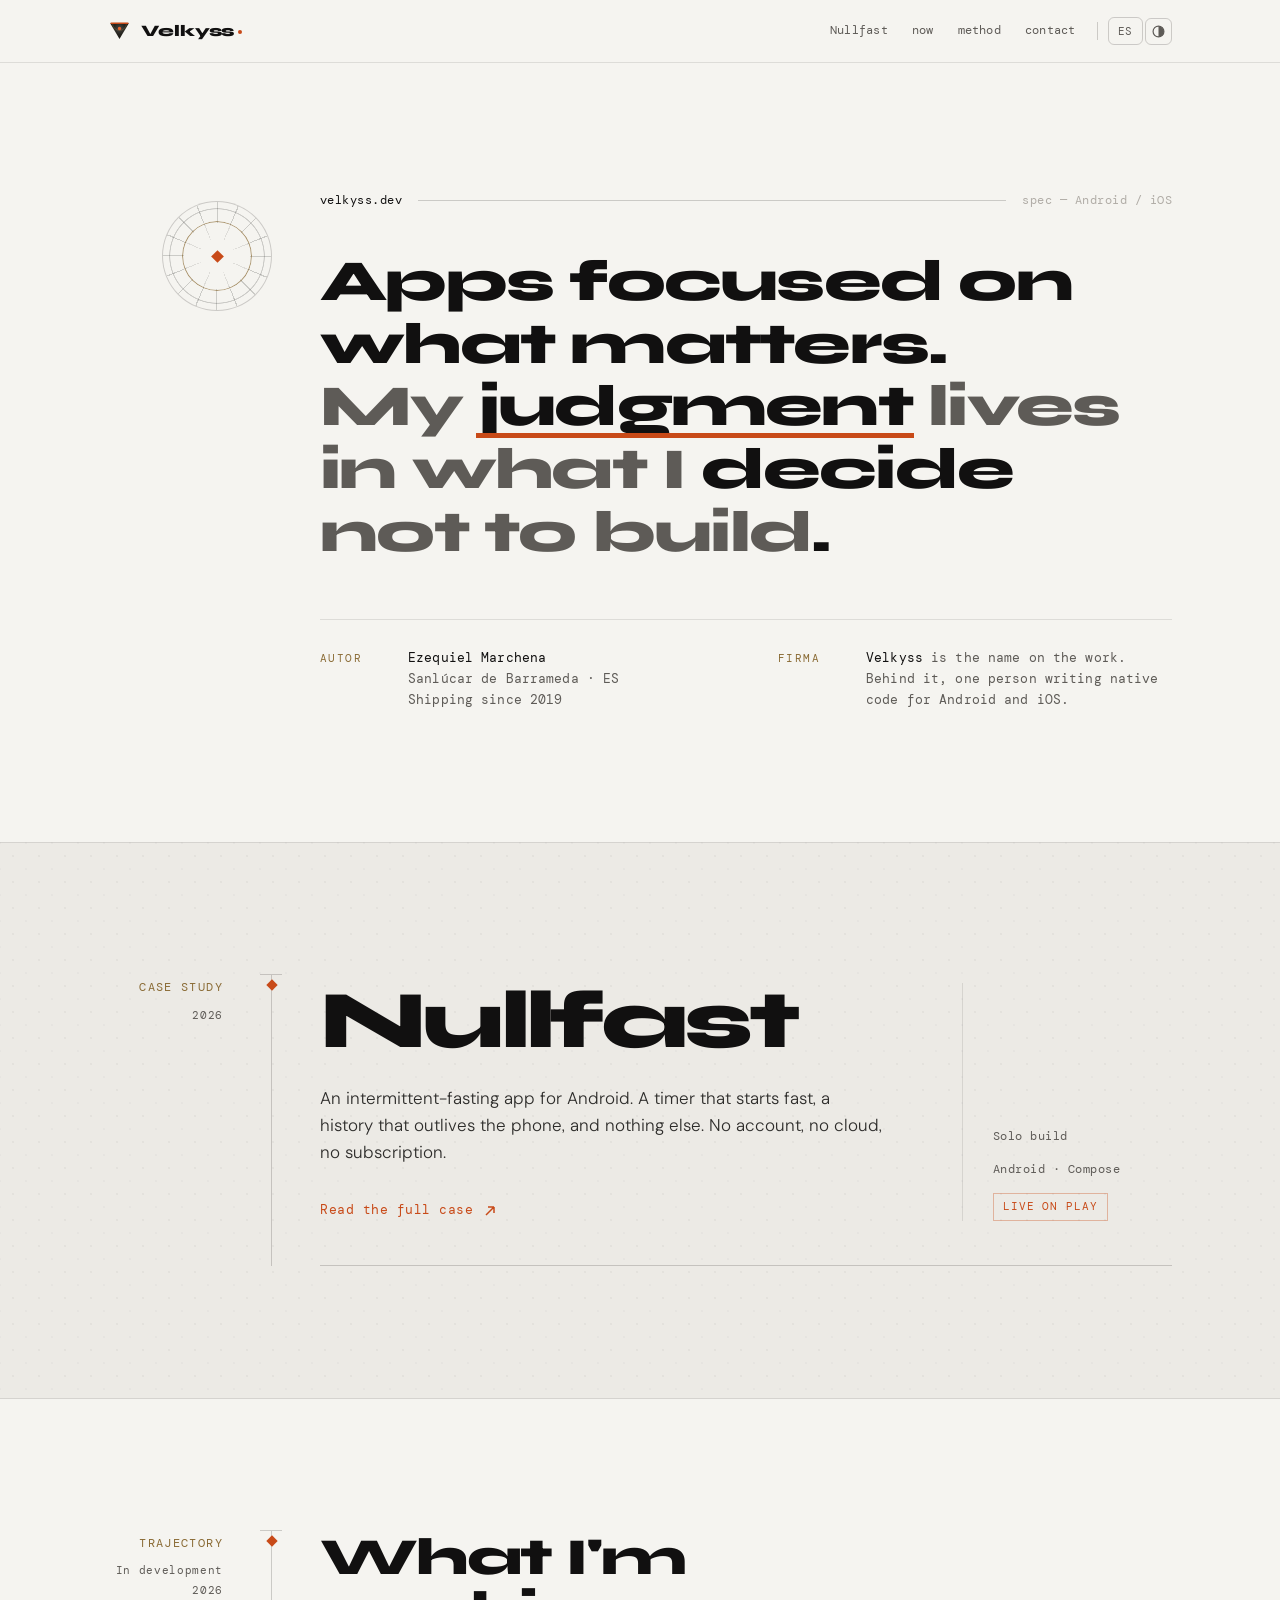
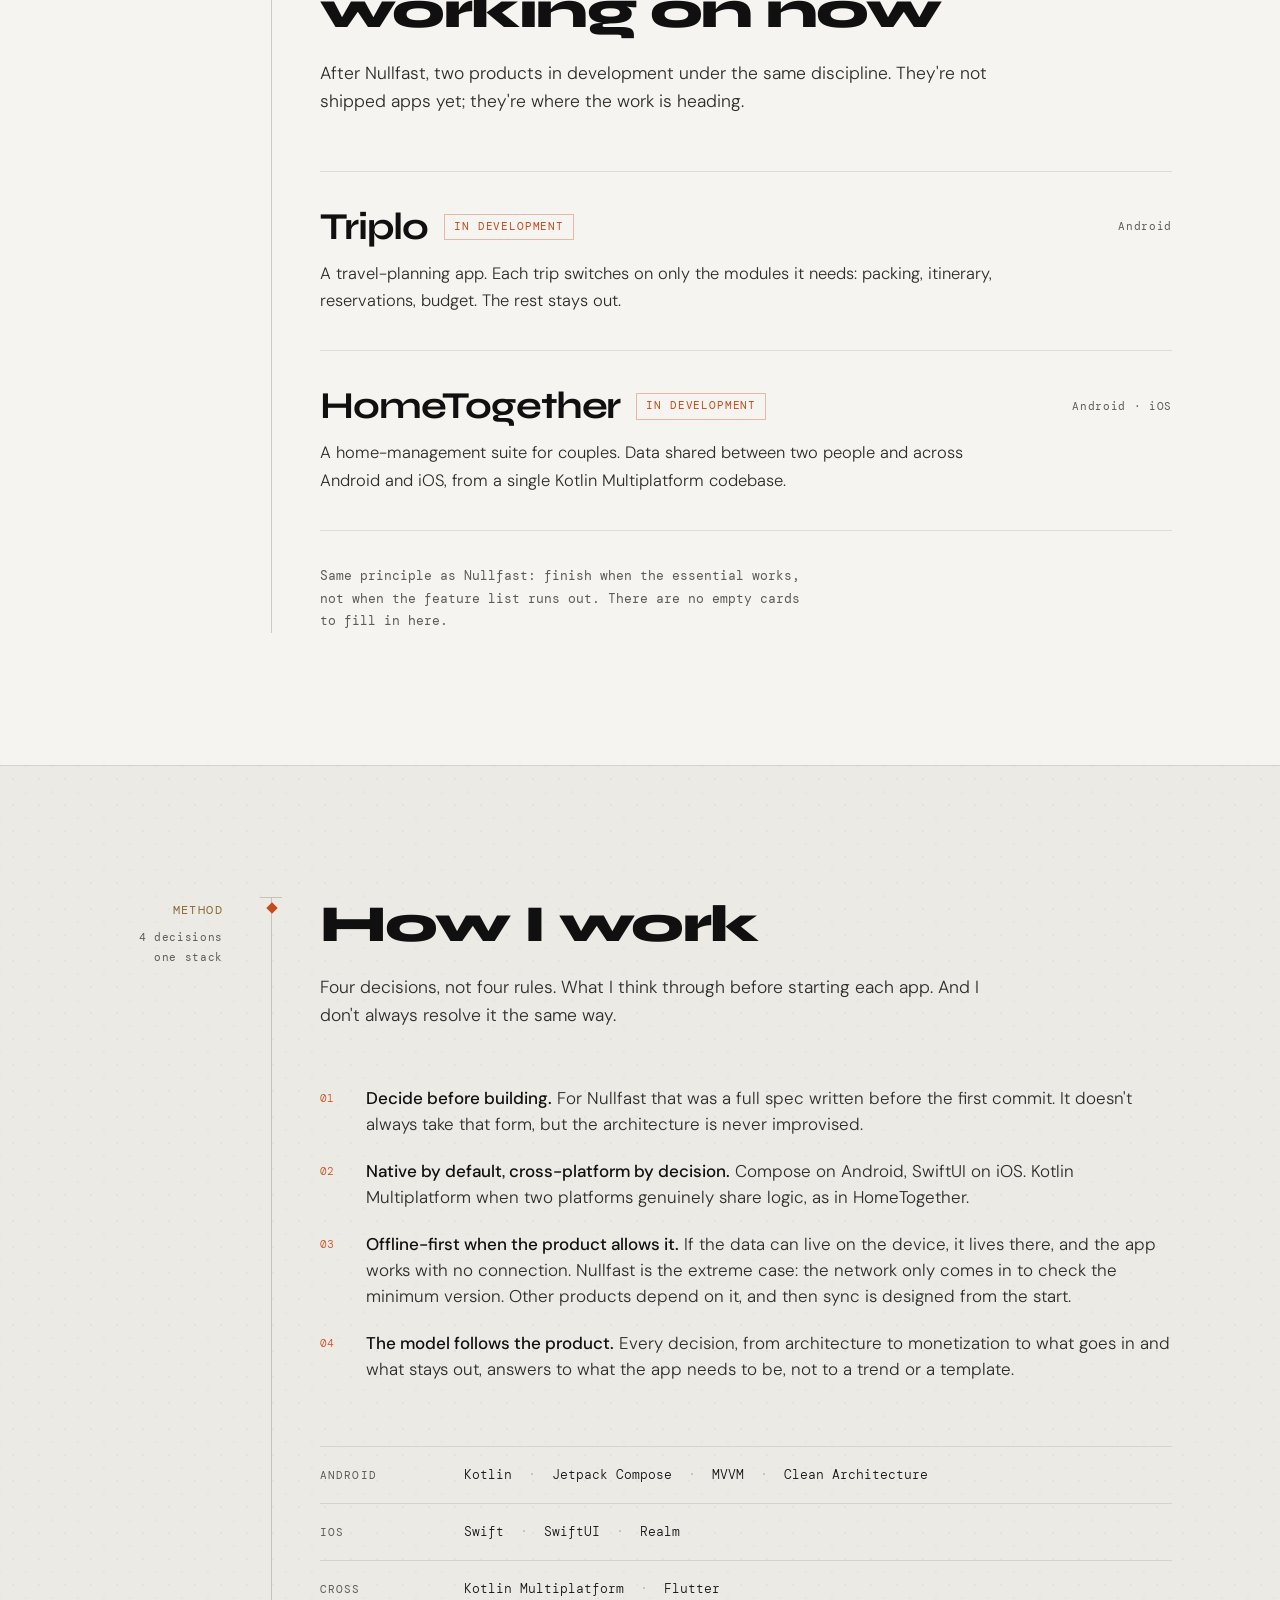
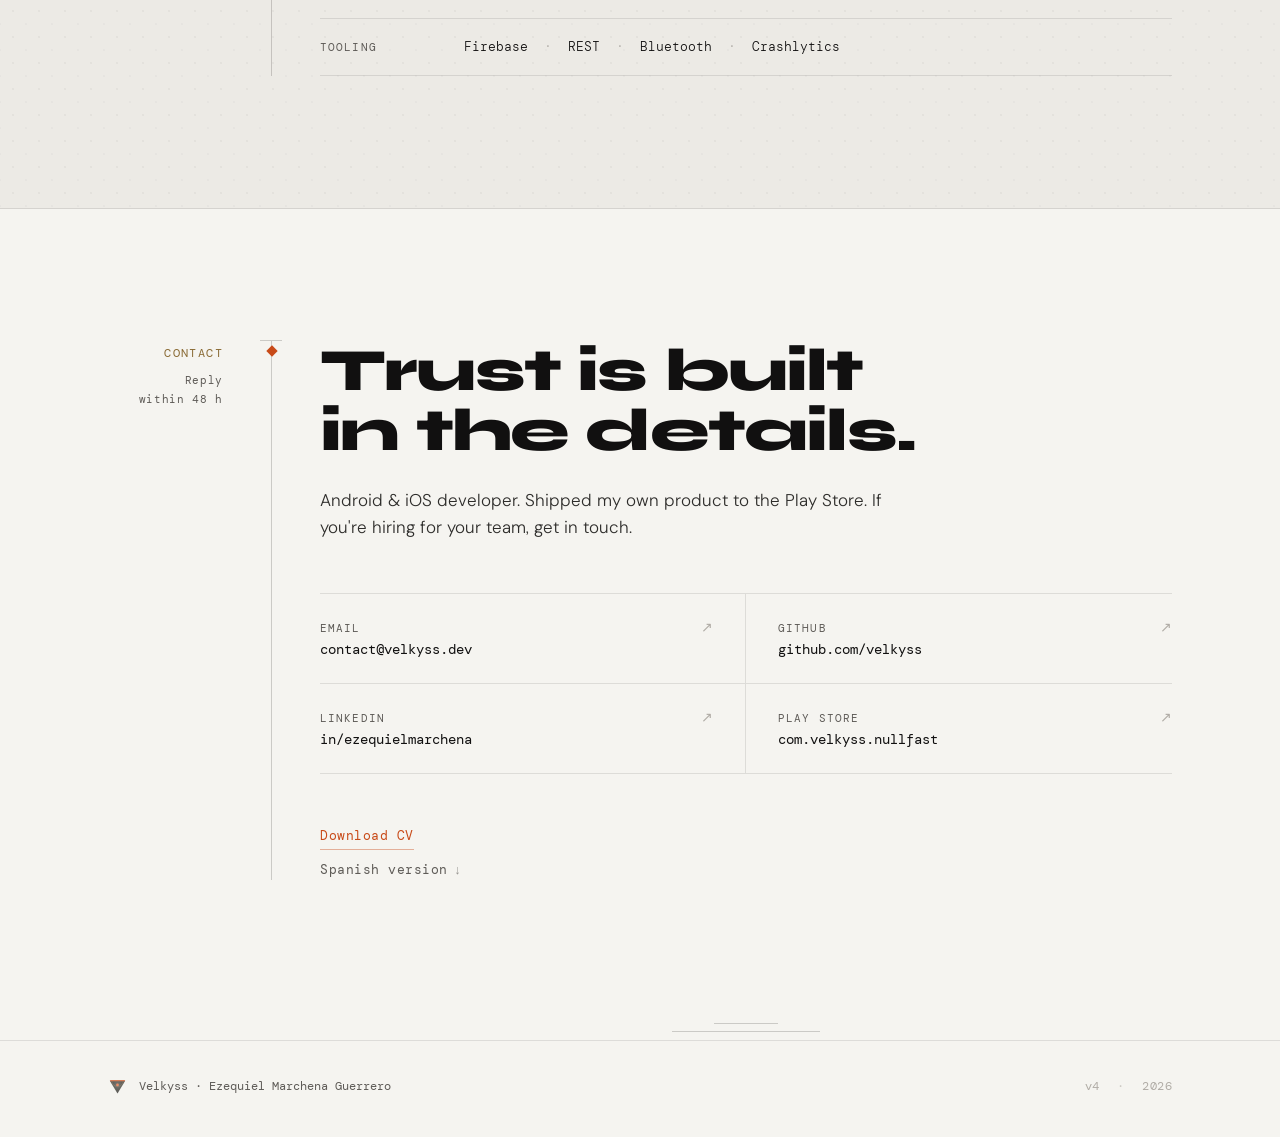
<file: index.html>
<!DOCTYPE html>
<html lang="es" data-theme="dark" data-lang="es">
<head>
<meta charset="UTF-8">
<meta name="viewport" content="width=device-width, initial-scale=1.0">
<meta name="theme-color" content="#0E0D0D" media="(prefers-color-scheme: dark)">
<meta name="theme-color" content="#F5F4F0" media="(prefers-color-scheme: light)">

<title>Velkyss · Ezequiel Marchena — Desarrollo Android e iOS</title>
<meta name="description" content="Velkyss es la marca de Ezequiel Marchena, desarrollador de apps nativas para Android e iOS. Productos enfocados, bien definidos y sostenibles.">
<meta name="author" content="Ezequiel Marchena">
<link rel="canonical" href="https://velkyss.dev/">

<meta property="og:type" content="website">
<meta property="og:url" content="https://velkyss.dev/">
<meta property="og:title" content="Velkyss · Ezequiel Marchena">
<meta property="og:description" content="Apps nativas para Android e iOS. Productos enfocados, bien definidos y sostenibles.">
<meta property="og:image" content="https://velkyss.dev/assets/og-image.png">

<meta name="twitter:card" content="summary_large_image">
<meta name="twitter:title" content="Velkyss · Ezequiel Marchena">
<meta name="twitter:description" content="Apps nativas para Android e iOS. Productos enfocados, bien definidos y sostenibles.">
<meta name="twitter:image" content="https://velkyss.dev/assets/og-image.png">

<link rel="icon" type="image/svg+xml" href="/assets/favicon.svg">

<link rel="preconnect" href="https://fonts.googleapis.com">
<link rel="preconnect" href="https://fonts.gstatic.com" crossorigin>
<link href="https://fonts.googleapis.com/css2?family=Syne:wght@700;800&family=DM+Sans:wght@300;400;500&family=DM+Mono:wght@300;400;500&display=swap" rel="stylesheet">

<link rel="stylesheet" href="/style.css">

<script type="application/ld+json">
{
  "@context": "https://schema.org",
  "@type": "Person",
  "name": "Ezequiel Marchena",
  "url": "https://velkyss.dev",
  "jobTitle": "Desarrollador de aplicaciones móviles",
  "knowsAbout": ["Android", "iOS", "Kotlin", "Jetpack Compose", "Swift", "Kotlin Multiplatform"],
  "address": {
    "@type": "PostalAddress",
    "addressLocality": "Sanlúcar de Barrameda",
    "addressCountry": "ES"
  },
  "sameAs": [
    "https://github.com/velkyss",
    "https://www.linkedin.com/in/ezequielmarchena/"
  ]
}
</script>
</head>
<body>

<nav class="top">
  <div class="container">
    <a class="brand" href="#top" aria-label="Velkyss">
      <img src="/assets/symbol.svg" alt="">
      <span>Velkyss<span class="dot"></span></span>
    </a>

    <div class="nav-end">
      <a class="nav-link" href="#nullfast"><span data-i18n="navCase">Nullfast</span></a>
      <a class="nav-link" href="#now"><span data-i18n="navNow">ahora</span></a>
      <a class="nav-link" href="#method"><span data-i18n="navMethod">método</span></a>
      <a class="nav-link" href="#contact"><span data-i18n="navContact">contacto</span></a>

      <div class="nav-sep"></div>

      <button class="nav-toggle" id="lang-toggle" aria-label="Cambiar idioma">EN</button>
      <button class="nav-toggle nav-toggle-icon" id="theme-toggle" aria-label="Cambiar tema">
        <svg viewBox="0 0 12 12" aria-hidden="true">
          <circle cx="6" cy="6" r="5" fill="none" stroke="currentColor" stroke-width="1.1"></circle>
          <path d="M6 1 A5 5 0 0 1 6 11 Z" fill="currentColor"></path>
        </svg>
      </button>

      <button class="nav-burger" id="nav-burger" aria-label="Abrir menú" aria-expanded="false">
        <span></span><span></span><span></span>
      </button>
    </div>
  </div>

  <div class="nav-mobile" id="nav-mobile">
    <a href="#nullfast"><span data-i18n="navCase">Nullfast</span></a>
    <a href="#now"><span data-i18n="navNow">ahora</span></a>
    <a href="#method"><span data-i18n="navMethod">método</span></a>
    <a href="#contact"><span data-i18n="navContact">contacto</span></a>
  </div>
</nav>

<span id="top"></span>

<!-- ═══════════════ HERO ═══════════════ -->
<header class="hero">
  <div class="container hero-grid">
    <div class="hero-rail" aria-hidden="true">
      <div class="hero-rose"><span></span></div>
    </div>

    <div class="hero-body">
    <div class="hero-stamp">
      <span class="hero-stamp-k">velkyss.dev</span>
      <span class="hero-stamp-line"></span>
      <span class="hero-stamp-v">spec — Android / iOS</span>
    </div>

    <h1 class="hero-statement" data-i18n-html="heroStatement">
      Apps centradas en lo que importa.<br>
      <span class="soft">Mi</span> <span class="underline">criterio</span> <span class="soft">está en lo que</span> decido <span class="soft">no construir</span>.
    </h1>

    <dl class="hero-spec">
      <div class="hs-field">
        <dt>Autor</dt>
        <dd data-i18n-html="heroMetaR">
          <span class="who">Ezequiel Marchena</span><br>
          Sanlúcar de Barrameda · ES<br>
          Activo desde 2019
        </dd>
      </div>
      <div class="hs-field">
        <dt>Firma</dt>
        <dd data-i18n-html="heroMetaL">
          <strong>Velkyss</strong> es el nombre con el que firmo el trabajo.<br>
          Detrás hay una persona escribiendo código nativo para Android e iOS.
        </dd>
      </div>
    </dl>
    </div>
  </div>
</header>

<main class="flow">

<!-- ═══════════════ NULLFAST — TARJETA RESUMEN ═══════════════ -->
<section class="sec sec-band" id="nullfast">
  <div class="container sec-grid">
    <div class="sec-rail reveal">
      <span class="sec-field" data-i18n="projEyebrow">Caso de estudio</span>
      <span class="sec-meta">2026</span>
    </div>

    <div class="sec-body">
      <a class="case-card reveal" href="/projects/nullfast/">
        <div class="case-card-main">
          <h2 class="case-card-name">Nullfast</h2>
          <p class="case-card-summary" data-i18n="cardSummary">
            App de ayuno intermitente para Android. Un temporizador que arranca rápido, un historial que sobrevive al teléfono, y nada más. Sin cuenta, sin nube, sin suscripción.
          </p>
          <span class="case-card-cta">
            <span data-i18n="cardCta">Ver el caso completo</span>
            <svg viewBox="0 0 14 14" fill="none" stroke="currentColor" stroke-width="1.5" aria-hidden="true"><path d="M3 11L11 3 M11 3H5 M11 3V9"></path></svg>
          </span>
        </div>
        <div class="case-card-meta">
          <div class="ccm-row"><span class="ccm-k" data-i18n="cardMetaScope">Una persona</span></div>
          <div class="ccm-row"><span class="ccm-k" data-i18n="cardMetaPlatform">Android · Compose</span></div>
          <div class="ccm-row"><span class="ccm-status" data-i18n="cardMetaStatus">En Play Store</span></div>
        </div>
      </a>
    </div>
  </div>
</section>

<!-- ═══════════════ EN QUÉ TRABAJO AHORA ═══════════════ -->
<section class="sec" id="now">
  <div class="container sec-grid">
    <div class="sec-rail reveal">
      <span class="sec-field" data-i18n="nowLabel">Trayectoria</span>
      <span class="sec-meta" data-i18n-html="nowMeta">En desarrollo <br><span class="msep">· </span>2026</span>
    </div>

    <div class="sec-body">
      <h2 class="sec-title reveal" data-i18n="nowTitle">En qué trabajo ahora</h2>
      <p class="sec-lede reveal" data-i18n="nowIntro">
        Después de Nullfast, dos productos en desarrollo bajo la misma disciplina. No son apps publicadas todavía; son hacia dónde va el trabajo.
      </p>

      <div class="trajectory reveal-stagger">
        <article class="trajectory-item">
          <div class="trajectory-head">
            <h3 class="trajectory-name">Triplo</h3>
            <span class="trajectory-status" data-i18n="triploStatus">En desarrollo</span>
            <span class="trajectory-plat">Android</span>
          </div>
          <p class="trajectory-desc" data-i18n-html="triploDesc">
            App de planificación de viajes. Cada viaje activa solo los módulos que necesita: equipaje, itinerario, reservas, presupuesto. El resto, fuera.
          </p>
        </article>

        <article class="trajectory-item">
          <div class="trajectory-head">
            <h3 class="trajectory-name">HomeTogether</h3>
            <span class="trajectory-status" data-i18n="htStatus">En desarrollo</span>
            <span class="trajectory-plat">Android · iOS</span>
          </div>
          <p class="trajectory-desc" data-i18n-html="htDesc">
            Suite de gestión doméstica para parejas. Datos compartidos entre dos personas y entre Android e iOS, desde una sola base de código en Kotlin Multiplatform.
          </p>
        </article>
      </div>

      <p class="now-closing reveal" data-i18n="nowClosing">
        Mismo principio que Nullfast: terminar cuando lo esencial funciona, no cuando se agota la lista de funciones. No hay tarjetas vacías que rellenar aquí.
      </p>
    </div>
  </div>
</section>

<!-- ═══════════════ MÉTODO + STACK ═══════════════ -->
<section class="sec sec-band" id="method">
  <div class="container sec-grid">
    <div class="sec-rail reveal">
      <span class="sec-field" data-i18n="methodLabel">Método</span>
      <span class="sec-meta" data-i18n-html="methodMeta">4 decisiones <br><span class="msep">· </span>un stack</span>
    </div>

    <div class="sec-body">
      <h2 class="sec-title reveal" data-i18n="methodTitle">Cómo trabajo</h2>
      <p class="sec-lede reveal" data-i18n="methodLede">
        Cuatro decisiones, no cuatro reglas. Lo que pienso antes de empezar cada app. Y no siempre lo resuelvo de la misma manera.
      </p>

      <ul class="method-points reveal-stagger">
        <li><span class="n">01</span><span data-i18n-html="m1"><strong>Decidir antes de construir.</strong> En Nullfast fue una spec escrita entera antes del primer commit. No siempre toma esa forma, pero la arquitectura nunca se improvisa.</span></li>
        <li><span class="n">02</span><span data-i18n-html="m2"><strong>Nativo por defecto, cross-platform por decisión.</strong> Compose en Android, SwiftUI en iOS. Kotlin Multiplatform cuando hay dos plataformas que de verdad comparten lógica, como en HomeTogether.</span></li>
        <li><span class="n">03</span><span data-i18n-html="m3"><strong>Offline-first cuando el producto lo permite.</strong> Si los datos pueden vivir en el dispositivo, viven ahí, y la app funciona sin conexión. Nullfast es el caso extremo: la red solo entra para comprobar la versión mínima. Otros productos dependen de ella, y entonces la sincronización se diseña desde el principio.</span></li>
        <li><span class="n">04</span><span data-i18n-html="m4"><strong>El modelo sigue al producto.</strong> Cada decisión, desde la arquitectura hasta la monetización o qué entra y qué no, responde a lo que la app necesita ser, no a una moda ni a una plantilla.</span></li>
      </ul>

      <div class="stack-table reveal-stagger" aria-label="Stack">
        <div class="stack-row">
          <span class="role">Android</span>
          <span class="items">Kotlin <span class="sep">·</span> Jetpack Compose <span class="sep">·</span> MVVM <span class="sep">·</span> <span data-i18n="stackCleanArch">Clean Architecture</span></span>
        </div>
        <div class="stack-row">
          <span class="role">iOS</span>
          <span class="items">Swift <span class="sep">·</span> SwiftUI <span class="sep">·</span> Realm</span>
        </div>
        <div class="stack-row">
          <span class="role" data-i18n="stackCross">Cross</span>
          <span class="items">Kotlin Multiplatform <span class="sep">·</span> Flutter</span>
        </div>
        <div class="stack-row">
          <span class="role" data-i18n="stackTools">Herramientas</span>
          <span class="items">Firebase <span class="sep">·</span> REST <span class="sep">·</span> Bluetooth <span class="sep">·</span> Crashlytics</span>
        </div>
      </div>
    </div>
  </div>
</section>

<!-- ═══════════════ CONTACTO ═══════════════ -->
<section class="sec" id="contact">
  <div class="container sec-grid">
    <div class="sec-rail reveal">
      <span class="sec-field" data-i18n="contactLabel">Contacto</span>
      <span class="sec-meta" data-i18n-html="contactMeta">Respuesta <br>en 48 h</span>
    </div>

    <div class="sec-body">
      <h2 class="contact-title reveal" data-i18n-html="contactTitle">
        La confianza se construye en los detalles.
      </h2>
      <p class="contact-sub reveal" data-i18n="contactSub">
        Desarrollador Android e iOS. Producto propio en la Play Store. Si buscas a alguien para tu equipo, escríbeme.
      </p>

      <div class="contact-channels reveal-stagger">
        <a class="channel" href="mailto:contact@velkyss.dev">
          <span><span class="k">Email</span><br>contact@velkyss.dev</span>
          <span class="arrow">↗</span>
        </a>
        <a class="channel" href="https://github.com/velkyss" target="_blank" rel="noopener">
          <span><span class="k">GitHub</span><br>github.com/velkyss</span>
          <span class="arrow">↗</span>
        </a>
        <a class="channel" href="https://www.linkedin.com/in/ezequielmarchena/" target="_blank" rel="noopener">
          <span><span class="k">LinkedIn</span><br>in/ezequielmarchena</span>
          <span class="arrow">↗</span>
        </a>
        <a class="channel" href="https://play.google.com/store/apps/details?id=com.velkyss.nullfast" target="_blank" rel="noopener">
          <span><span class="k">Play Store</span><br>com.velkyss.nullfast</span>
          <span class="arrow">↗</span>
        </a>
      </div>

      <div class="cv-download">
        <a data-cv="primary" href="/cv/Ezequiel-Marchena-CV-ES.pdf" download class="result-link">
          <span data-i18n="cvDownload">Descargar CV</span>
        </a>
        <a data-cv="secondary" href="/cv/Ezequiel-Marchena-CV-EN.pdf" download class="cv-alt">
          <span data-i18n="cvOther">Versión en inglés</span>
          <span class="cv-alt__arrow" aria-hidden="true">↓</span>
        </a>
      </div>
    </div>
  </div>
</section>

</main>

<div class="threshold" aria-hidden="true"></div>

<!-- ═══════════════ FOOTER ═══════════════ -->
<footer>
  <div class="container">
    <div class="foot-l">
      <img src="/assets/symbol.svg" alt="">
      <span>Velkyss · Ezequiel Marchena Guerrero</span>
    </div>
    <div class="foot-r">
      <span>v4</span>
      <span class="sep">·</span>
      <span>2026</span>
    </div>
  </div>
</footer>

<script src="/strings.js"></script>
<script src="/i18n.js"></script>
<script src="/theme.js"></script>
<script src="/main.js"></script>
</body>
</html>
</file>
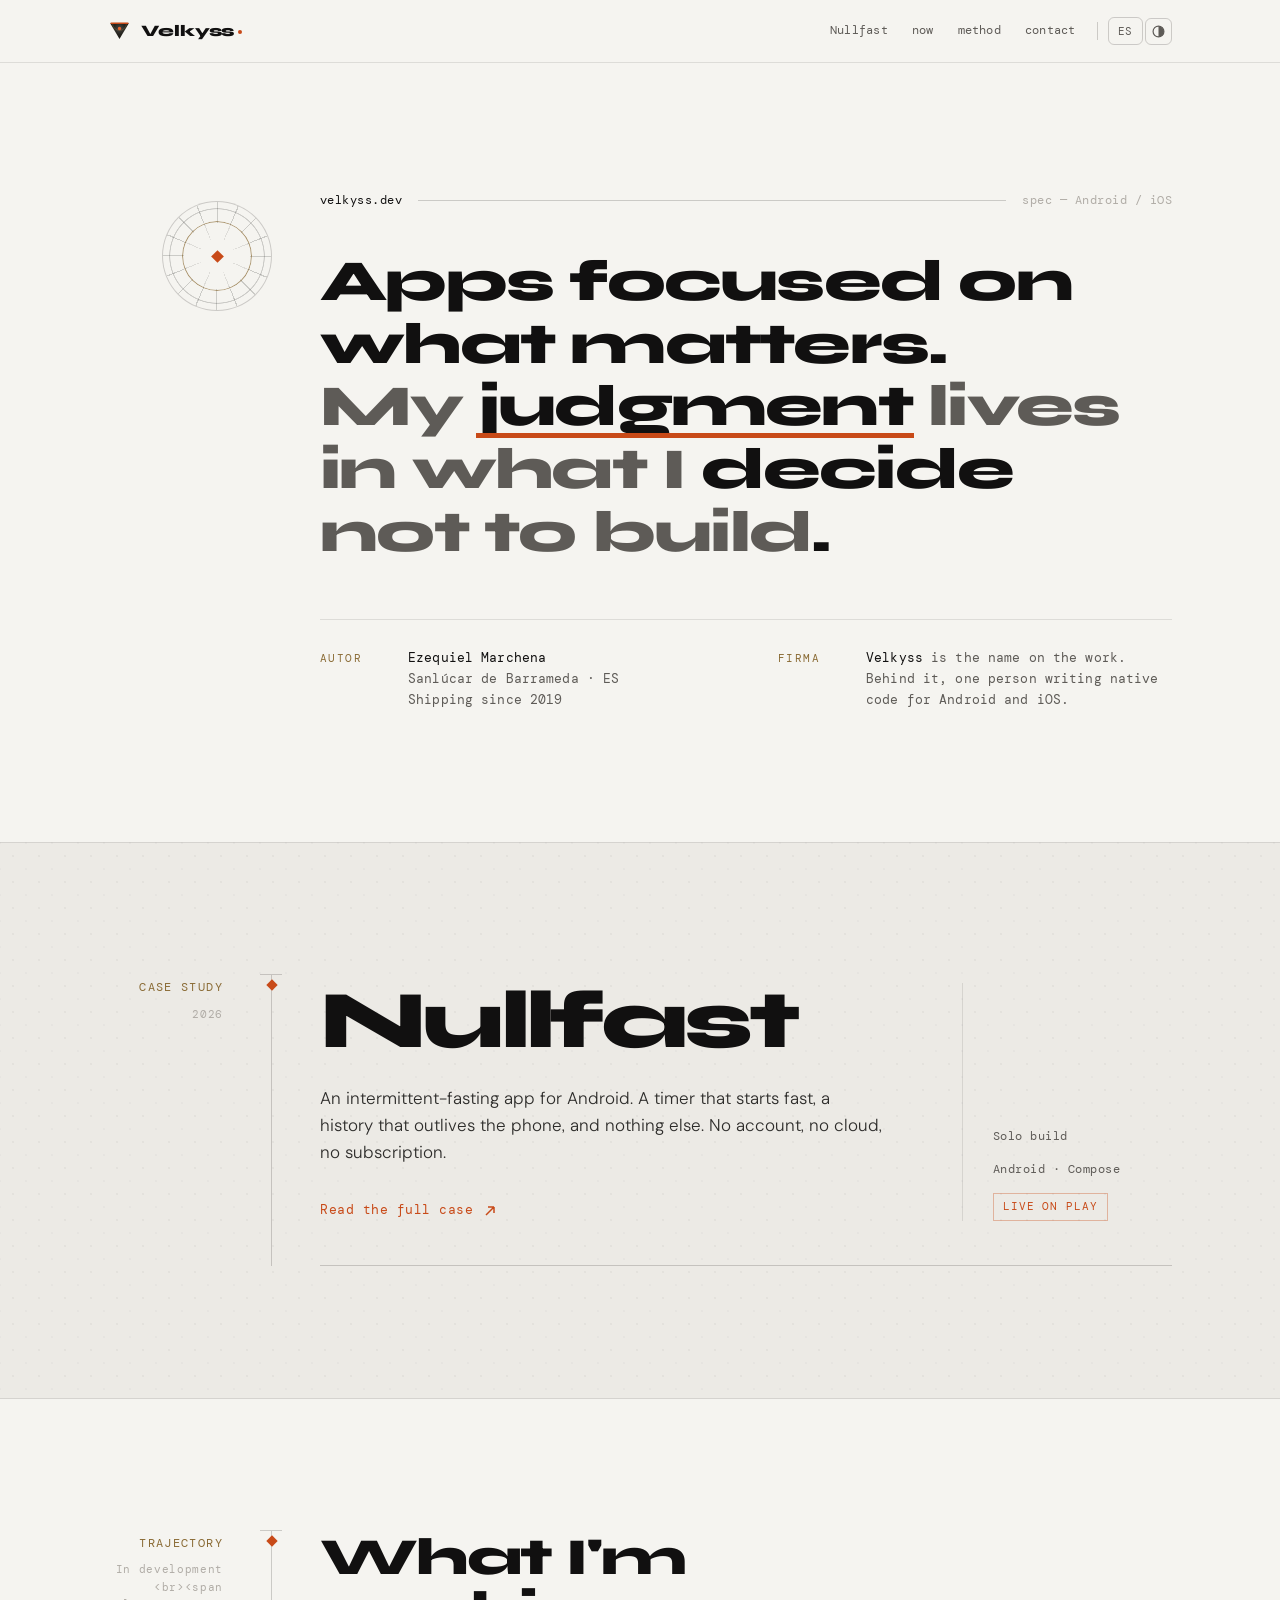
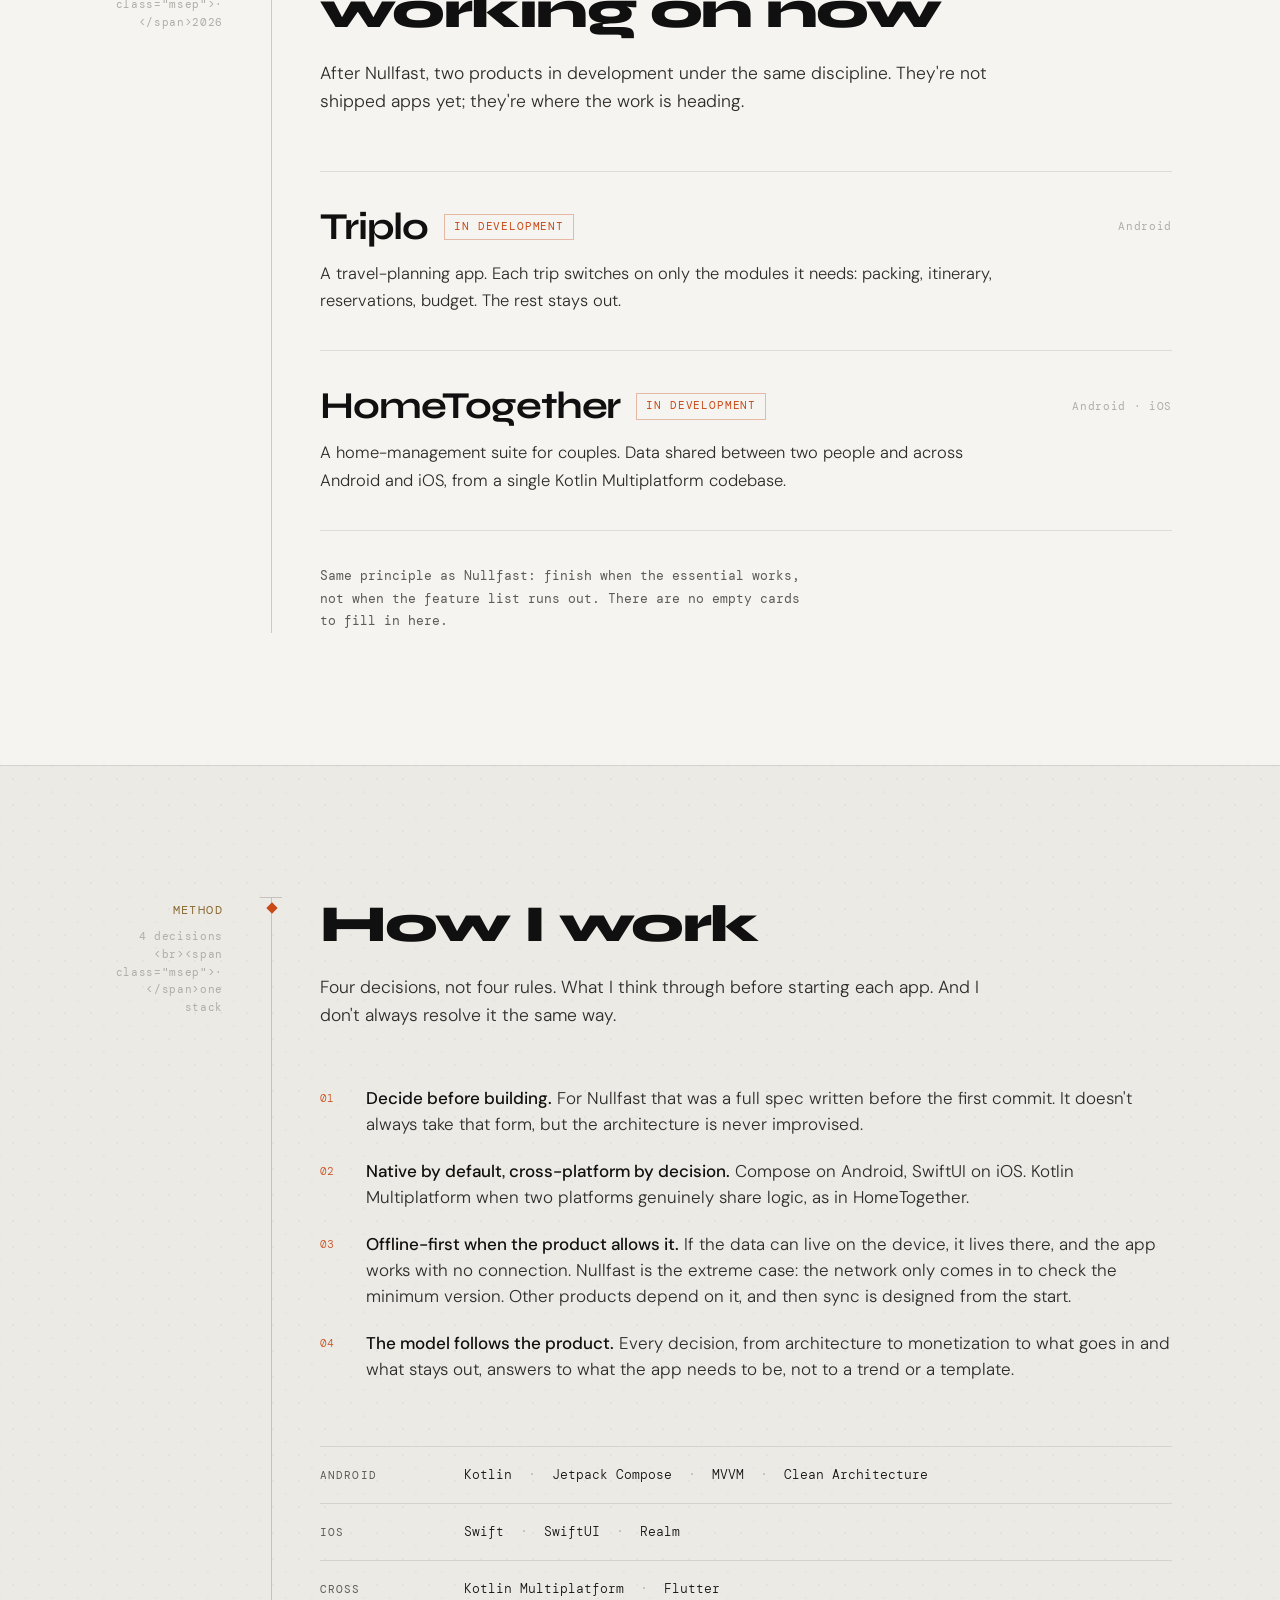
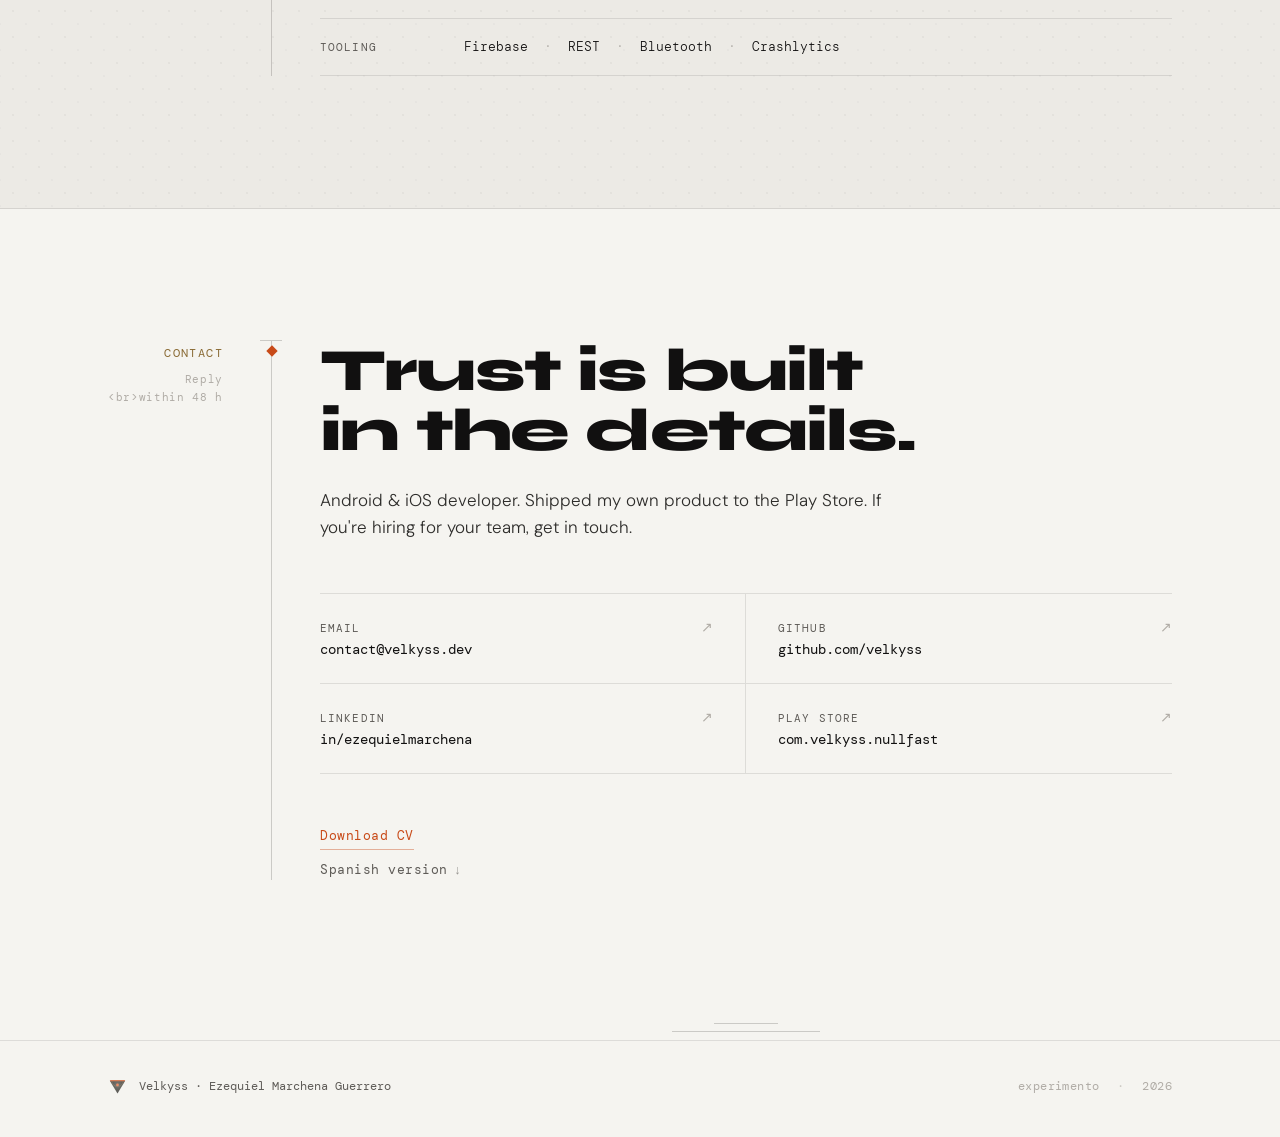
<file: experiment/index.html>
<!DOCTYPE html>
<html lang="es" data-theme="dark" data-lang="es">
<head>
<meta charset="UTF-8">
<meta name="viewport" content="width=device-width, initial-scale=1.0">

<title>Velkyss · Ezequiel Marchena — Desarrollo Android e iOS (experimento)</title>
<meta name="robots" content="noindex">
<meta name="description" content="Experimento de diseño para velkyss.dev — no indexar.">

<link rel="icon" type="image/svg+xml" href="/assets/favicon.svg">

<link rel="preconnect" href="https://fonts.googleapis.com">
<link rel="preconnect" href="https://fonts.gstatic.com" crossorigin>
<link href="https://fonts.googleapis.com/css2?family=Syne:wght@600;700;800&family=DM+Sans:wght@300;400;500&family=DM+Mono:wght@300;400;500&display=swap" rel="stylesheet">

<link rel="stylesheet" href="style.css">
</head>
<body>

<nav class="top">
  <div class="container">
    <a class="brand" href="#top" aria-label="Velkyss">
      <img src="/assets/symbol.svg" alt="">
      <span>Velkyss<span class="dot"></span></span>
    </a>

    <div class="nav-end">
      <a class="nav-link" href="#nullfast"><span data-i18n="navCase">Nullfast</span></a>
      <a class="nav-link" href="#now"><span data-i18n="navNow">ahora</span></a>
      <a class="nav-link" href="#method"><span data-i18n="navMethod">método</span></a>
      <a class="nav-link" href="#contact"><span data-i18n="navContact">contacto</span></a>

      <div class="nav-sep"></div>

      <button class="nav-toggle" id="lang-toggle" aria-label="Cambiar idioma">EN</button>
      <button class="nav-toggle nav-toggle-icon" id="theme-toggle" aria-label="Cambiar tema">
        <svg viewBox="0 0 12 12" aria-hidden="true">
          <circle cx="6" cy="6" r="5" fill="none" stroke="currentColor" stroke-width="1.1"></circle>
          <path d="M6 1 A5 5 0 0 1 6 11 Z" fill="currentColor"></path>
        </svg>
      </button>

      <button class="nav-burger" id="nav-burger" aria-label="Abrir menú" aria-expanded="false">
        <span></span><span></span><span></span>
      </button>
    </div>
  </div>

  <div class="nav-mobile" id="nav-mobile">
    <a href="#nullfast"><span data-i18n="navCase">Nullfast</span></a>
    <a href="#now"><span data-i18n="navNow">ahora</span></a>
    <a href="#method"><span data-i18n="navMethod">método</span></a>
    <a href="#contact"><span data-i18n="navContact">contacto</span></a>
  </div>
</nav>

<span id="top"></span>

<!-- ═══════════════ HERO ═══════════════ -->
<header class="hero">
  <div class="container hero-grid">
    <div class="hero-rail" aria-hidden="true">
      <div class="hero-rose"><span></span></div>
    </div>

    <div class="hero-body">
    <div class="hero-stamp">
      <span class="hero-stamp-k">velkyss.dev</span>
      <span class="hero-stamp-line"></span>
      <span class="hero-stamp-v">spec — Android / iOS</span>
    </div>

    <h1 class="hero-statement" data-i18n-html="heroStatement">
      Apps centradas en lo que importa.<br>
      <span class="soft">Mi</span> <span class="underline">criterio</span> <span class="soft">está en lo que</span> decido <span class="soft">no construir</span>.
    </h1>

    <dl class="hero-spec">
      <div class="hs-field">
        <dt>Autor</dt>
        <dd data-i18n-html="heroMetaR">
          <span class="who">Ezequiel Marchena</span><br>
          Sanlúcar de Barrameda · ES<br>
          Activo desde 2019
        </dd>
      </div>
      <div class="hs-field">
        <dt>Firma</dt>
        <dd data-i18n-html="heroMetaL">
          <strong>Velkyss</strong> es el nombre con el que firmo el trabajo.<br>
          Detrás hay una persona escribiendo código nativo<br>
          para Android e iOS.
        </dd>
      </div>
    </dl>
    </div>
  </div>
</header>

<main class="flow">

<!-- ═══════════════ NULLFAST — TARJETA RESUMEN ═══════════════ -->
<section class="sec sec-band" id="nullfast">
  <div class="container sec-grid">
    <div class="sec-rail reveal">
      <span class="sec-field" data-i18n="projEyebrow">Caso de estudio</span>
      <span class="sec-meta">2026</span>
    </div>

    <div class="sec-body">
      <a class="case-card reveal" href="/experiment/nullfast/">
        <div class="case-card-main">
          <h2 class="case-card-name">Nullfast</h2>
          <p class="case-card-summary" data-i18n="cardSummary">
            App de ayuno intermitente para Android. Un temporizador que arranca rápido, un historial que sobrevive al teléfono, y nada más. Sin cuenta, sin nube, sin suscripción.
          </p>
          <span class="case-card-cta">
            <span data-i18n="cardCta">Ver el caso completo</span>
            <svg viewBox="0 0 14 14" fill="none" stroke="currentColor" stroke-width="1.5" aria-hidden="true"><path d="M3 11L11 3 M11 3H5 M11 3V9"></path></svg>
          </span>
        </div>
        <div class="case-card-meta">
          <div class="ccm-row"><span class="ccm-k" data-i18n="cardMetaScope">Una persona</span></div>
          <div class="ccm-row"><span class="ccm-k" data-i18n="cardMetaPlatform">Android · Compose</span></div>
          <div class="ccm-row"><span class="ccm-status" data-i18n="cardMetaStatus">En Play Store</span></div>
        </div>
      </a>
    </div>
  </div>
</section>

<!-- ═══════════════ EN QUÉ TRABAJO AHORA ═══════════════ -->
<section class="sec" id="now">
  <div class="container sec-grid">
    <div class="sec-rail reveal">
      <span class="sec-field" data-i18n="nowLabel">Trayectoria</span>
      <span class="sec-meta" data-i18n="nowMeta">En desarrollo · 2026</span>
    </div>

    <div class="sec-body">
      <h2 class="sec-title reveal" data-i18n="nowTitle">En qué trabajo ahora</h2>
      <p class="sec-lede reveal" data-i18n="nowIntro">
        Después de Nullfast, dos productos en desarrollo bajo la misma disciplina. No son apps publicadas todavía; son hacia dónde va el trabajo.
      </p>

      <div class="trajectory reveal-stagger">
        <article class="trajectory-item">
          <div class="trajectory-head">
            <h3 class="trajectory-name">Triplo</h3>
            <span class="trajectory-status" data-i18n="triploStatus">En desarrollo</span>
            <span class="trajectory-plat">Android</span>
          </div>
          <p class="trajectory-desc" data-i18n-html="triploDesc">
            App de planificación de viajes. Cada viaje activa solo los módulos que necesita: equipaje, itinerario, reservas, presupuesto. El resto, fuera.
          </p>
        </article>

        <article class="trajectory-item">
          <div class="trajectory-head">
            <h3 class="trajectory-name">HomeTogether</h3>
            <span class="trajectory-status" data-i18n="htStatus">En desarrollo</span>
            <span class="trajectory-plat">Android · iOS</span>
          </div>
          <p class="trajectory-desc" data-i18n-html="htDesc">
            Suite de gestión doméstica para parejas. Datos compartidos entre dos personas y entre Android e iOS, desde una sola base de código en Kotlin Multiplatform.
          </p>
        </article>
      </div>

      <p class="now-closing reveal" data-i18n="nowClosing">
        Mismo principio que Nullfast: terminar cuando lo esencial funciona, no cuando se agota la lista de funciones. No hay tarjetas vacías que rellenar aquí.
      </p>
    </div>
  </div>
</section>

<!-- ═══════════════ MÉTODO + STACK ═══════════════ -->
<section class="sec sec-band" id="method">
  <div class="container sec-grid">
    <div class="sec-rail reveal">
      <span class="sec-field" data-i18n="methodLabel">Método</span>
      <span class="sec-meta" data-i18n="methodMeta">Cuatro decisiones · un stack</span>
    </div>

    <div class="sec-body">
      <h2 class="sec-title reveal" data-i18n="methodTitle">Cómo trabajo</h2>
      <p class="sec-lede reveal" data-i18n="methodLede">
        Cuatro decisiones, no cuatro reglas. Lo que pienso antes de empezar cada app. Y no siempre lo resuelvo de la misma manera.
      </p>

      <ul class="method-points reveal-stagger">
        <li><span class="n">01</span><span data-i18n-html="m1"><strong>Decidir antes de construir.</strong> En Nullfast fue una spec escrita entera antes del primer commit. No siempre toma esa forma, pero la arquitectura nunca se improvisa.</span></li>
        <li><span class="n">02</span><span data-i18n-html="m2"><strong>Nativo por defecto, cross-platform por decisión.</strong> Compose en Android, SwiftUI en iOS. Kotlin Multiplatform cuando hay dos plataformas que de verdad comparten lógica, como en HomeTogether.</span></li>
        <li><span class="n">03</span><span data-i18n-html="m3"><strong>Offline-first cuando el producto lo permite.</strong> Si los datos pueden vivir en el dispositivo, viven ahí, y la app funciona sin conexión. Nullfast es el caso extremo: la red solo entra para comprobar la versión mínima. Otros productos dependen de ella, y entonces la sincronización se diseña desde el principio.</span></li>
        <li><span class="n">04</span><span data-i18n-html="m4"><strong>El modelo sigue al producto.</strong> Cada decisión, desde la arquitectura hasta la monetización o qué entra y qué no, responde a lo que la app necesita ser, no a una moda ni a una plantilla.</span></li>
      </ul>

      <div class="stack-table reveal-stagger" aria-label="Stack">
        <div class="stack-row">
          <span class="role">Android</span>
          <span class="items">Kotlin <span class="sep">·</span> Jetpack Compose <span class="sep">·</span> MVVM <span class="sep">·</span> <span data-i18n="stackCleanArch">Clean Architecture</span></span>
        </div>
        <div class="stack-row">
          <span class="role">iOS</span>
          <span class="items">Swift <span class="sep">·</span> SwiftUI <span class="sep">·</span> Realm</span>
        </div>
        <div class="stack-row">
          <span class="role" data-i18n="stackCross">Cross</span>
          <span class="items">Kotlin Multiplatform <span class="sep">·</span> Flutter</span>
        </div>
        <div class="stack-row">
          <span class="role" data-i18n="stackTools">Herramientas</span>
          <span class="items">Firebase <span class="sep">·</span> REST <span class="sep">·</span> Bluetooth <span class="sep">·</span> Crashlytics</span>
        </div>
      </div>
    </div>
  </div>
</section>

<!-- ═══════════════ CONTACTO ═══════════════ -->
<section class="sec" id="contact">
  <div class="container sec-grid">
    <div class="sec-rail reveal">
      <span class="sec-field" data-i18n="contactLabel">Contacto</span>
      <span class="sec-meta" data-i18n="contactMeta">Respuesta en 48 h</span>
    </div>

    <div class="sec-body">
      <h2 class="contact-title reveal" data-i18n-html="contactTitle">
        La confianza se construye en los detalles.
      </h2>
      <p class="contact-sub reveal" data-i18n="contactSub">
        Desarrollador Android e iOS. Producto propio en la Play Store. Si buscas a alguien para tu equipo, escríbeme.
      </p>

      <div class="contact-channels reveal-stagger">
        <a class="channel" href="mailto:contact@velkyss.dev">
          <span><span class="k">Email</span><br>contact@velkyss.dev</span>
          <span class="arrow">↗</span>
        </a>
        <a class="channel" href="https://github.com/velkyss" target="_blank" rel="noopener">
          <span><span class="k">GitHub</span><br>github.com/velkyss</span>
          <span class="arrow">↗</span>
        </a>
        <a class="channel" href="https://www.linkedin.com/in/ezequielmarchena/" target="_blank" rel="noopener">
          <span><span class="k">LinkedIn</span><br>in/ezequielmarchena</span>
          <span class="arrow">↗</span>
        </a>
        <a class="channel" href="https://play.google.com/store/apps/details?id=com.velkyss.nullfast" target="_blank" rel="noopener">
          <span><span class="k">Play Store</span><br>com.velkyss.nullfast</span>
          <span class="arrow">↗</span>
        </a>
      </div>

      <div class="cv-download">
        <a data-cv="primary" href="/cv/Ezequiel-Marchena-CV-ES.pdf" download class="result-link">
          <span data-i18n="cvDownload">Descargar CV</span>
        </a>
        <a data-cv="secondary" href="/cv/Ezequiel-Marchena-CV-EN.pdf" download class="cv-alt">
          <span data-i18n="cvOther">Versión en inglés</span>
          <span class="cv-alt__arrow" aria-hidden="true">↓</span>
        </a>
      </div>
    </div>
  </div>
</section>

</main>

<div class="threshold" aria-hidden="true"></div>

<!-- ═══════════════ FOOTER ═══════════════ -->
<footer>
  <div class="container">
    <div class="foot-l">
      <img src="/assets/symbol.svg" alt="">
      <span>Velkyss · Ezequiel Marchena Guerrero</span>
    </div>
    <div class="foot-r">
      <span>experimento</span>
      <span class="sep">·</span>
      <span>2026</span>
    </div>
  </div>
</footer>

<script src="/strings.js"></script>
<script src="/i18n.js"></script>
<script src="/theme.js"></script>
<script src="/main.js"></script>
</body>
</html>
</file>
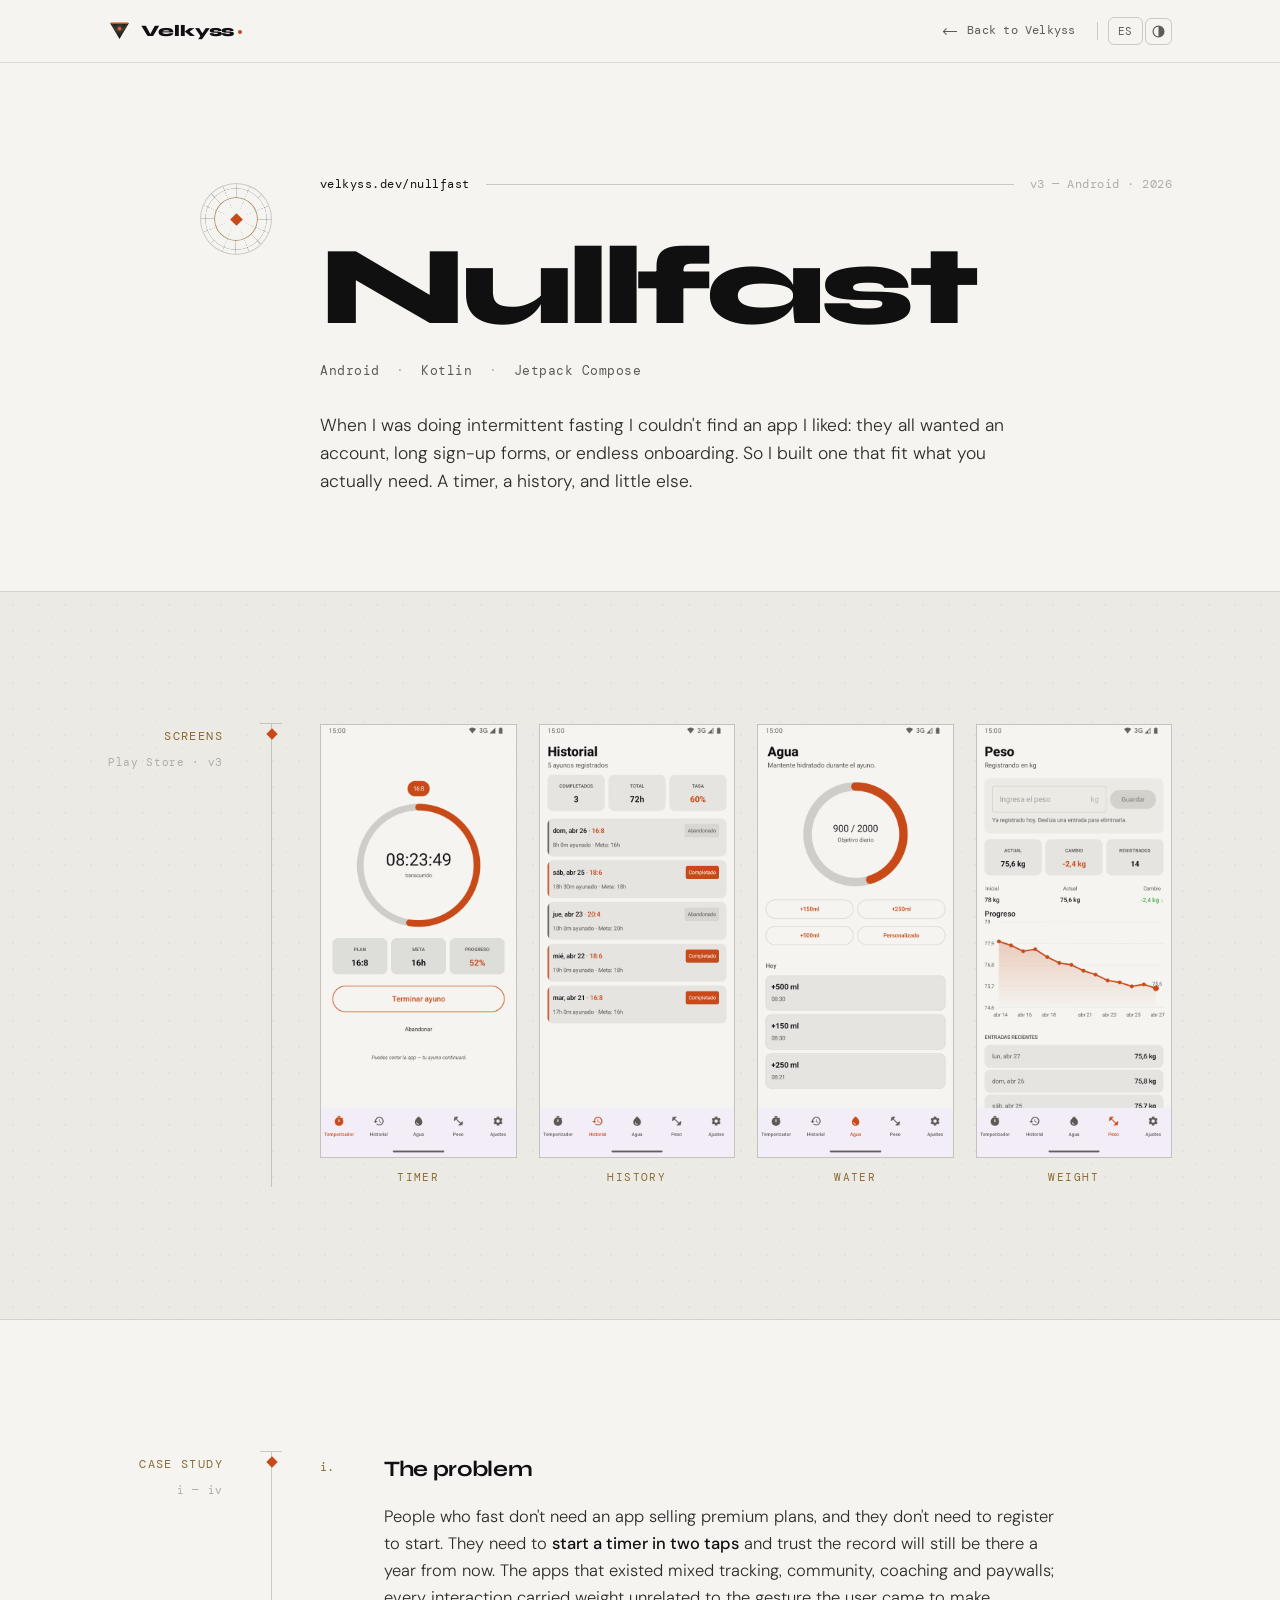
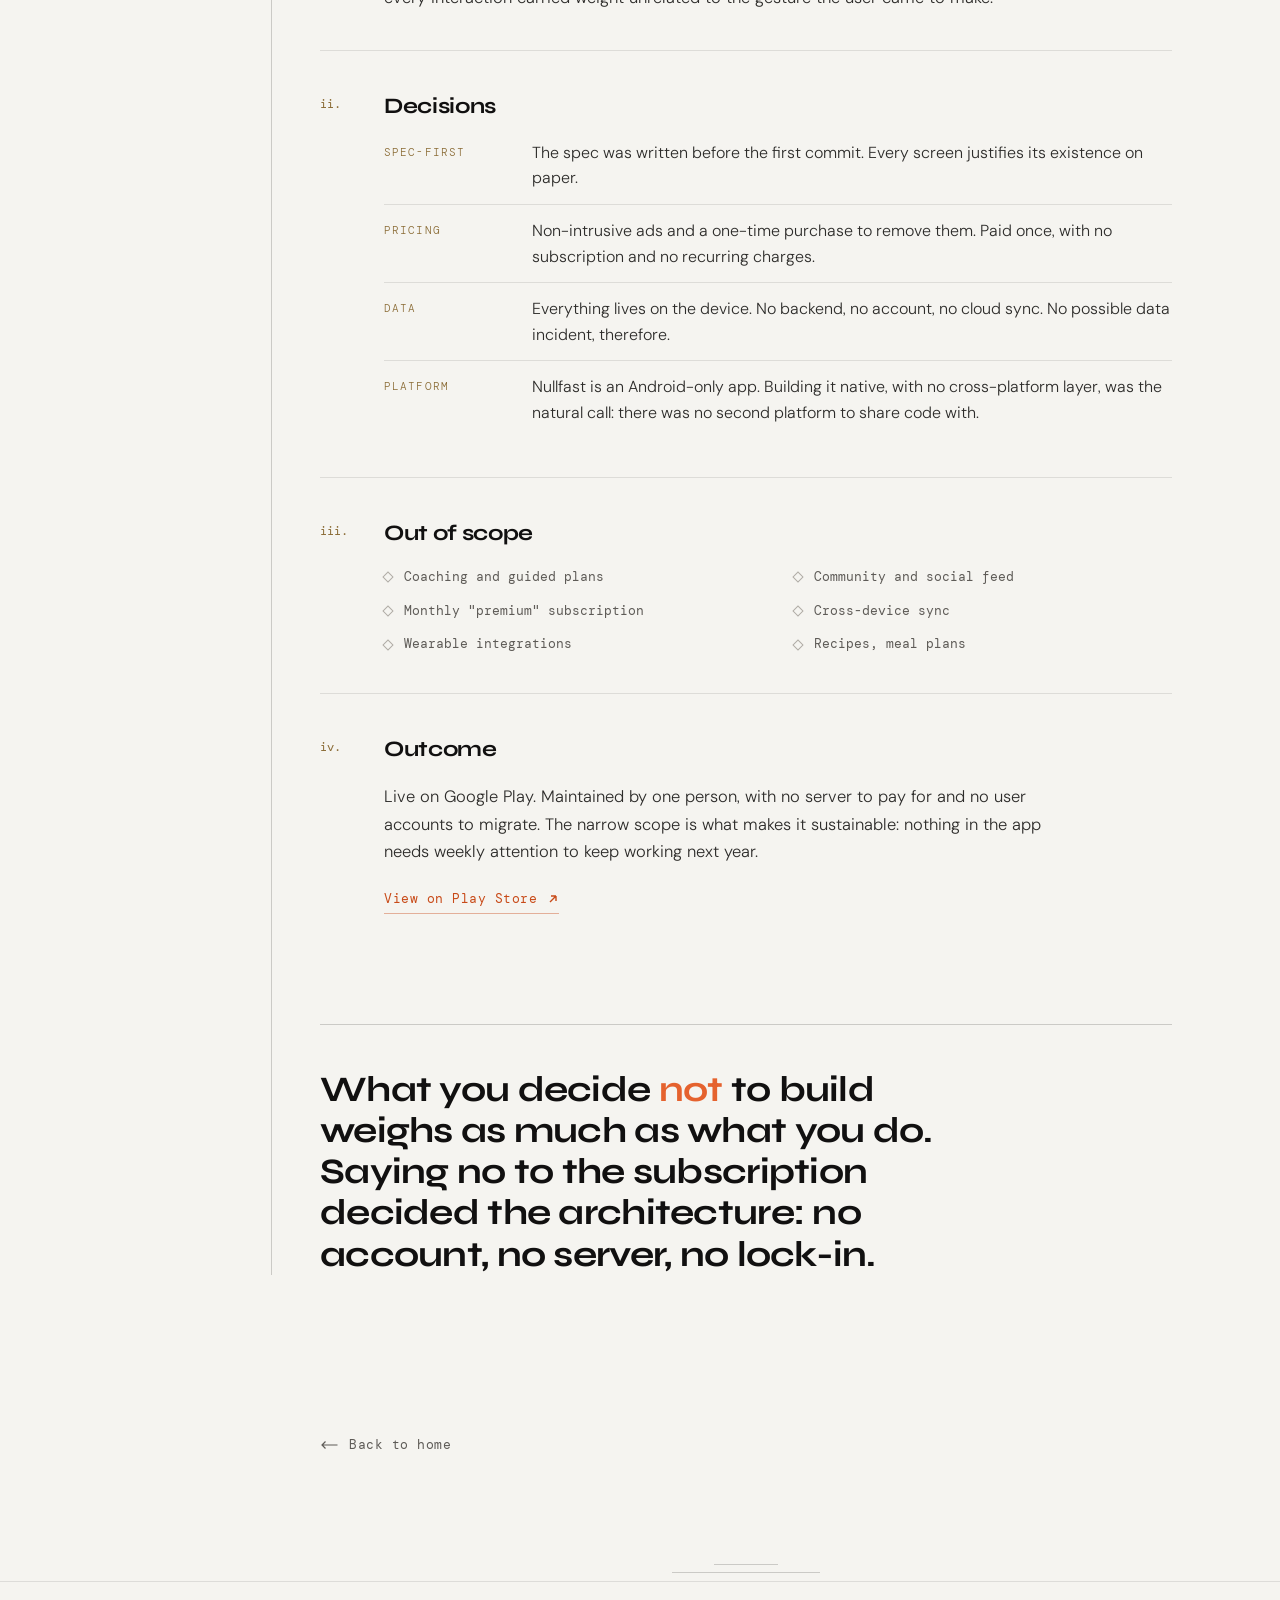
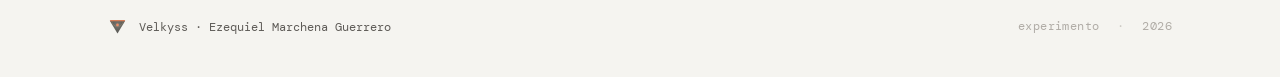
<file: experiment/nullfast/index.html>
<!DOCTYPE html>
<html lang="es" data-theme="dark" data-lang="es">
<head>
<meta charset="UTF-8">
<meta name="viewport" content="width=device-width, initial-scale=1.0">

<title>Nullfast — Caso de estudio · Velkyss (experimento)</title>
<meta name="robots" content="noindex">
<meta name="description" content="Experimento de diseño para velkyss.dev — no indexar.">

<link rel="icon" type="image/svg+xml" href="/assets/favicon.svg">

<link rel="preconnect" href="https://fonts.googleapis.com">
<link rel="preconnect" href="https://fonts.gstatic.com" crossorigin>
<link href="https://fonts.googleapis.com/css2?family=Syne:wght@600;700;800&family=DM+Sans:wght@300;400;500&family=DM+Mono:wght@300;400;500&display=swap" rel="stylesheet">

<link rel="stylesheet" href="/experiment/style.css">
</head>
<body>

<nav class="top">
  <div class="container">
    <a class="brand" href="/experiment/" aria-label="Velkyss">
      <img src="/assets/symbol.svg" alt="">
      <span>Velkyss<span class="dot"></span></span>
    </a>

    <div class="nav-end">
      <a class="nav-link nav-back" href="/experiment/">
        <svg viewBox="0 0 18 8" fill="none" stroke="currentColor" stroke-width="1.2" aria-hidden="true"><path d="M17 4H1.5 M5 0.5L1.5 4L5 7.5"></path></svg>
        <span data-i18n="projBack">Volver a Velkyss</span>
      </a>

      <div class="nav-sep"></div>

      <button class="nav-toggle" id="lang-toggle" aria-label="Cambiar idioma">EN</button>
      <button class="nav-toggle nav-toggle-icon" id="theme-toggle" aria-label="Cambiar tema">
        <svg viewBox="0 0 12 12" aria-hidden="true">
          <circle cx="6" cy="6" r="5" fill="none" stroke="currentColor" stroke-width="1.1"></circle>
          <path d="M6 1 A5 5 0 0 1 6 11 Z" fill="currentColor"></path>
        </svg>
      </button>
    </div>
  </div>
</nav>

<!-- ═══════════════ HERO DE PROYECTO ═══════════════ -->
<header class="hero proj-hero">
  <div class="container hero-grid">
    <div class="hero-rail" aria-hidden="true">
      <div class="hero-rose rose-minor"><span></span></div>
    </div>

    <div class="hero-body">
    <div class="hero-stamp">
      <span class="hero-stamp-k">velkyss.dev/nullfast</span>
      <span class="hero-stamp-line"></span>
      <span class="hero-stamp-v">v3 — Android · 2026</span>
    </div>

    <h1 class="proj-title">Nullfast</h1>

    <p class="proj-tags">Android <span class="sep">·</span> Kotlin <span class="sep">·</span> Jetpack Compose</p>

    <p class="proj-intro" data-i18n="projIntro">
      Cuando practiqué ayuno intermitente no encontré ninguna app que me gustara: todas pedían cuenta, formularios de registro larguísimos u onboardings eternos. Así que construí una que encajara con lo que de verdad hace falta. Un temporizador, un histórico y poco más.
    </p>
    </div>
  </div>
</header>

<main class="flow">

<!-- ═══════════════ CAPTURAS ═══════════════ -->
<section class="sec sec-band">
  <div class="container sec-grid">
    <div class="sec-rail reveal">
      <span class="sec-field" data-i18n="shotsLabel">Pantallas</span>
      <span class="sec-meta">Play Store · v3</span>
    </div>

    <div class="sec-body">
      <div class="case-shots reveal-stagger">
        <figure class="shot">
          <img src="/assets/nullfast-timer.png" alt="Nullfast — pantalla del temporizador de ayuno" loading="lazy">
          <figcaption data-i18n="shot1">Temporizador</figcaption>
        </figure>
        <figure class="shot">
          <img src="/assets/nullfast-history.png" alt="Nullfast — historial de ayunos" loading="lazy">
          <figcaption data-i18n="shot2">Historial</figcaption>
        </figure>
        <figure class="shot">
          <img src="/assets/nullfast-water.png" alt="Nullfast — registro de agua" loading="lazy">
          <figcaption data-i18n="shot3">Agua</figcaption>
        </figure>
        <figure class="shot">
          <img src="/assets/nullfast-weight.png" alt="Nullfast — registro de peso" loading="lazy">
          <figcaption data-i18n="shot4">Peso</figcaption>
        </figure>
      </div>
    </div>
  </div>
</section>

<!-- ═══════════════ EL CASO ═══════════════ -->
<section class="sec">
  <div class="container sec-grid">
    <div class="sec-rail reveal">
      <span class="sec-field" data-i18n="projEyebrow">Caso de estudio</span>
      <span class="sec-meta">i — iv</span>
    </div>

    <div class="sec-body">

      <div class="case-part reveal">
        <span class="n">i.</span>
        <div class="case-part-body">
          <h3 data-i18n="caseProblem">El problema</h3>
          <p data-i18n-html="caseProblemBody">
            Quien ayuna no necesita una app que le venda planes premium ni que le obligue a registrarse para empezar. Necesita <strong>arrancar un temporizador en dos toques</strong> y que ese registro siga ahí dentro de un año. Las apps existentes mezclaban tracking, comunidad, coaching y muros de pago; cada interacción cargaba con peso ajeno al gesto que el usuario fue a hacer.
          </p>
        </div>
      </div>

      <div class="case-part reveal">
        <span class="n">ii.</span>
        <div class="case-part-body">
          <h3 data-i18n="caseDecisions">Decisiones</h3>
          <ul class="decision-list">
            <li><span class="k" data-i18n="kSpec">spec-first</span><span data-i18n="dec1">La especificación se escribió antes que el primer commit. Cada pantalla justifica su existencia por escrito.</span></li>
            <li><span class="k" data-i18n="kPricing">modelo de pago</span><span data-i18n="dec2">Anuncios no invasivos y una compra única para quitarlos. Se paga una sola vez, sin suscripción ni cobros recurrentes.</span></li>
            <li><span class="k" data-i18n="kData">datos</span><span data-i18n="dec3">Todo vive en el dispositivo. No hay backend, no hay cuenta, no hay sincronización en la nube. No hay, por tanto, incidente de datos posible.</span></li>
            <li><span class="k" data-i18n="kPlatform">plataforma</span><span data-i18n="dec4">Nullfast es una app solo para Android. Construirla nativa, sin capa cross-platform, era lo natural: no había una segunda plataforma con la que compartir código.</span></li>
          </ul>
        </div>
      </div>

      <div class="case-part reveal">
        <span class="n">iii.</span>
        <div class="case-part-body">
          <h3 data-i18n="caseOut">Fuera del alcance</h3>
          <ul class="out-list">
            <li data-i18n="out1">Coaching y planes guiados</li>
            <li data-i18n="out2">Comunidad y feed social</li>
            <li data-i18n="out3">Suscripción mensual «premium»</li>
            <li data-i18n="out4">Sincronización entre dispositivos</li>
            <li data-i18n="out5">Integraciones con wearables</li>
            <li data-i18n="out6">Recetas, planes nutricionales</li>
          </ul>
        </div>
      </div>

      <div class="case-part reveal">
        <span class="n">iv.</span>
        <div class="case-part-body">
          <h3 data-i18n="caseResult">Resultado</h3>
          <p data-i18n-html="caseResultBody">
            Vive en Google Play. Mantenida por una sola persona, sin servidor que pagar ni cuenta de usuario que migrar. El alcance acotado es lo que la hace sostenible: nada de la app requiere atención semanal para seguir funcionando el año que viene.
          </p>
          <a class="result-link" href="https://play.google.com/store/apps/details?id=com.velkyss.nullfast" target="_blank" rel="noopener">
            <span data-i18n="caseResultCta">Ver en Play Store</span>
            <svg viewBox="0 0 12 12" fill="none" stroke="currentColor" stroke-width="1.4" aria-hidden="true"><path d="M3 9L9 3 M9 3H4 M9 3V8"></path></svg>
          </a>
        </div>
      </div>

      <blockquote class="pull-quote reveal">
        <p data-i18n-html="casePullquote">
          Lo que se decide <em>no</em> construir tiene tanto peso como lo que sí. Decir que no a la suscripción decidió la arquitectura: sin cuenta, sin servidor, sin atadura.
        </p>
      </blockquote>

    </div>
  </div>
</section>

<!-- ═══════════════ VOLVER ═══════════════ -->
<section class="proj-foot">
  <div class="container">
    <div class="proj-foot-inner">
      <a class="proj-back-link reveal" href="/experiment/">
        <svg viewBox="0 0 18 8" fill="none" stroke="currentColor" stroke-width="1.2" aria-hidden="true"><path d="M17 4H1.5 M5 0.5L1.5 4L5 7.5"></path></svg>
        <span data-i18n="projBackHome">Volver al inicio</span>
      </a>
    </div>
  </div>
</section>

</main>

<div class="threshold" aria-hidden="true"></div>

<!-- ═══════════════ FOOTER ═══════════════ -->
<footer>
  <div class="container">
    <div class="foot-l">
      <img src="/assets/symbol.svg" alt="">
      <span>Velkyss · Ezequiel Marchena Guerrero</span>
    </div>
    <div class="foot-r">
      <span>experimento</span>
      <span class="sep">·</span>
      <span>2026</span>
    </div>
  </div>
</footer>

<script src="/strings.js"></script>
<script src="/i18n.js"></script>
<script src="/theme.js"></script>
<script src="/main.js"></script>
</body>
</html>
</file>
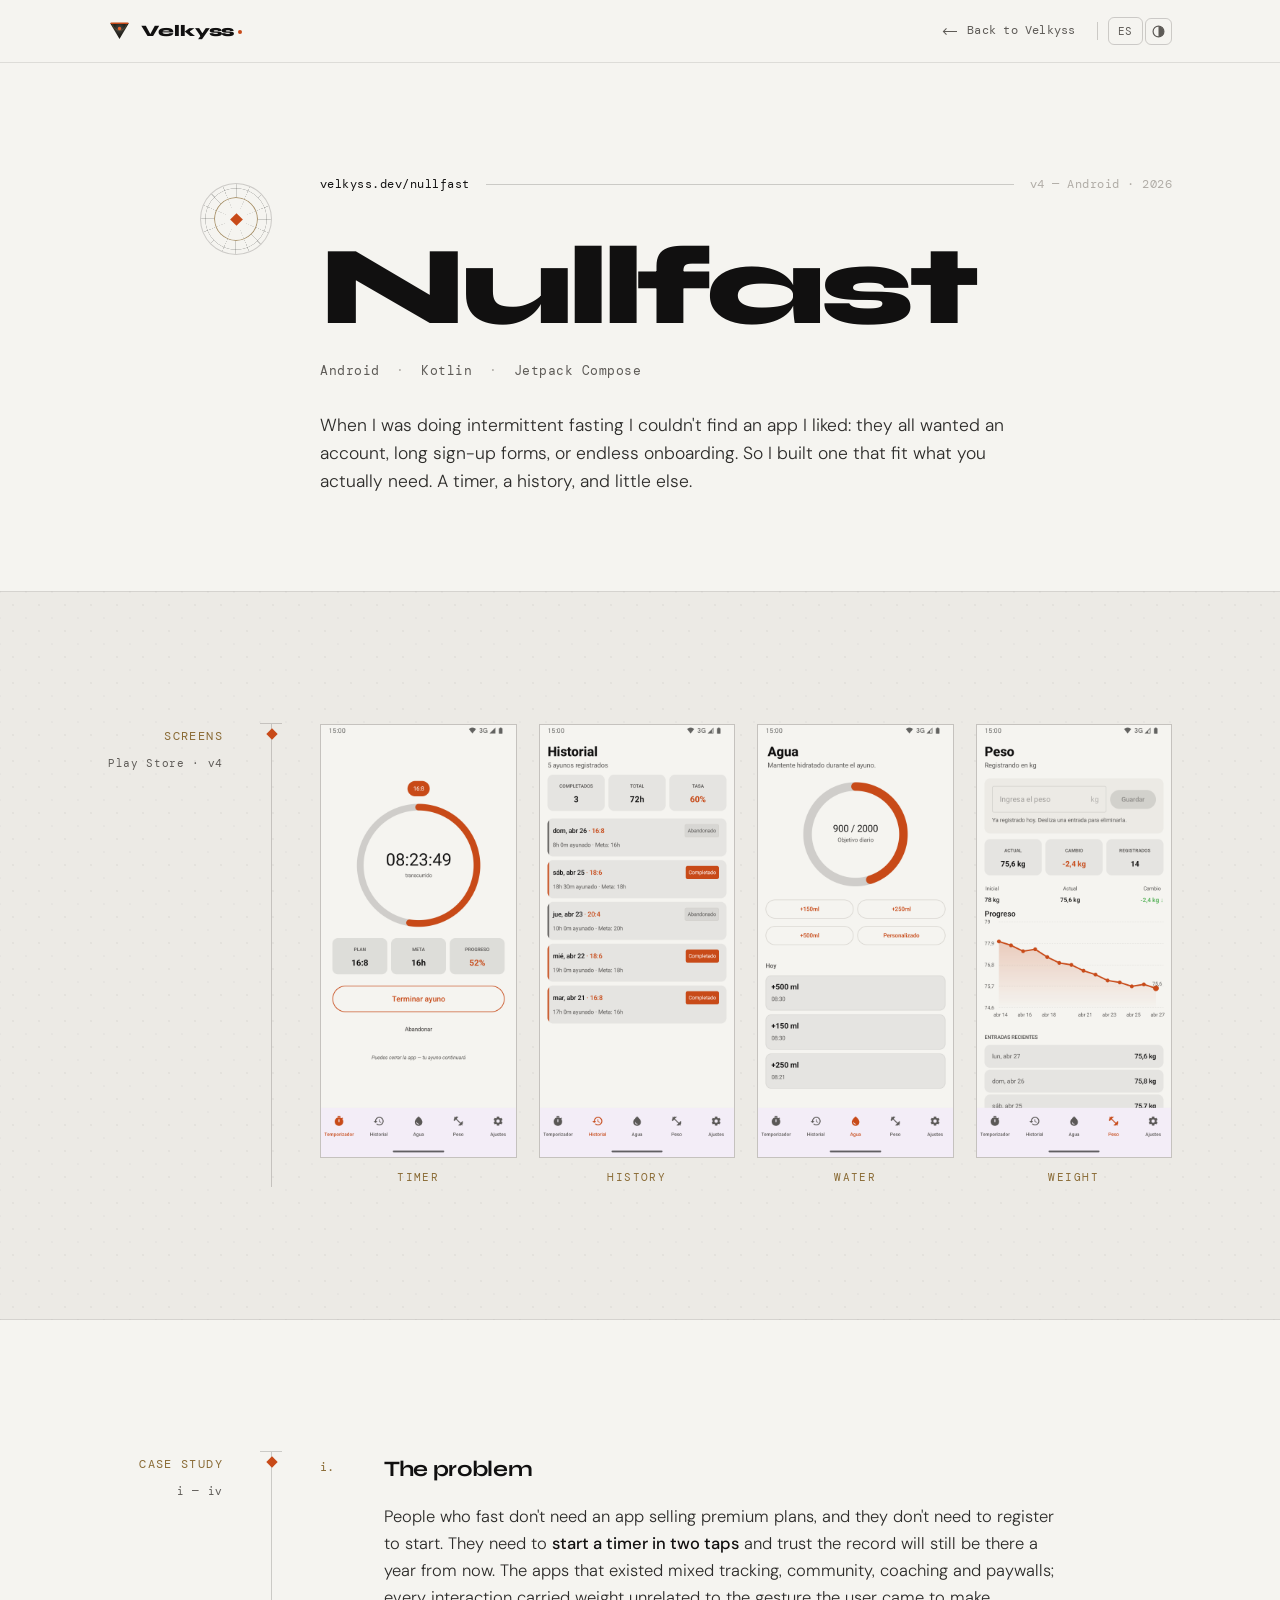
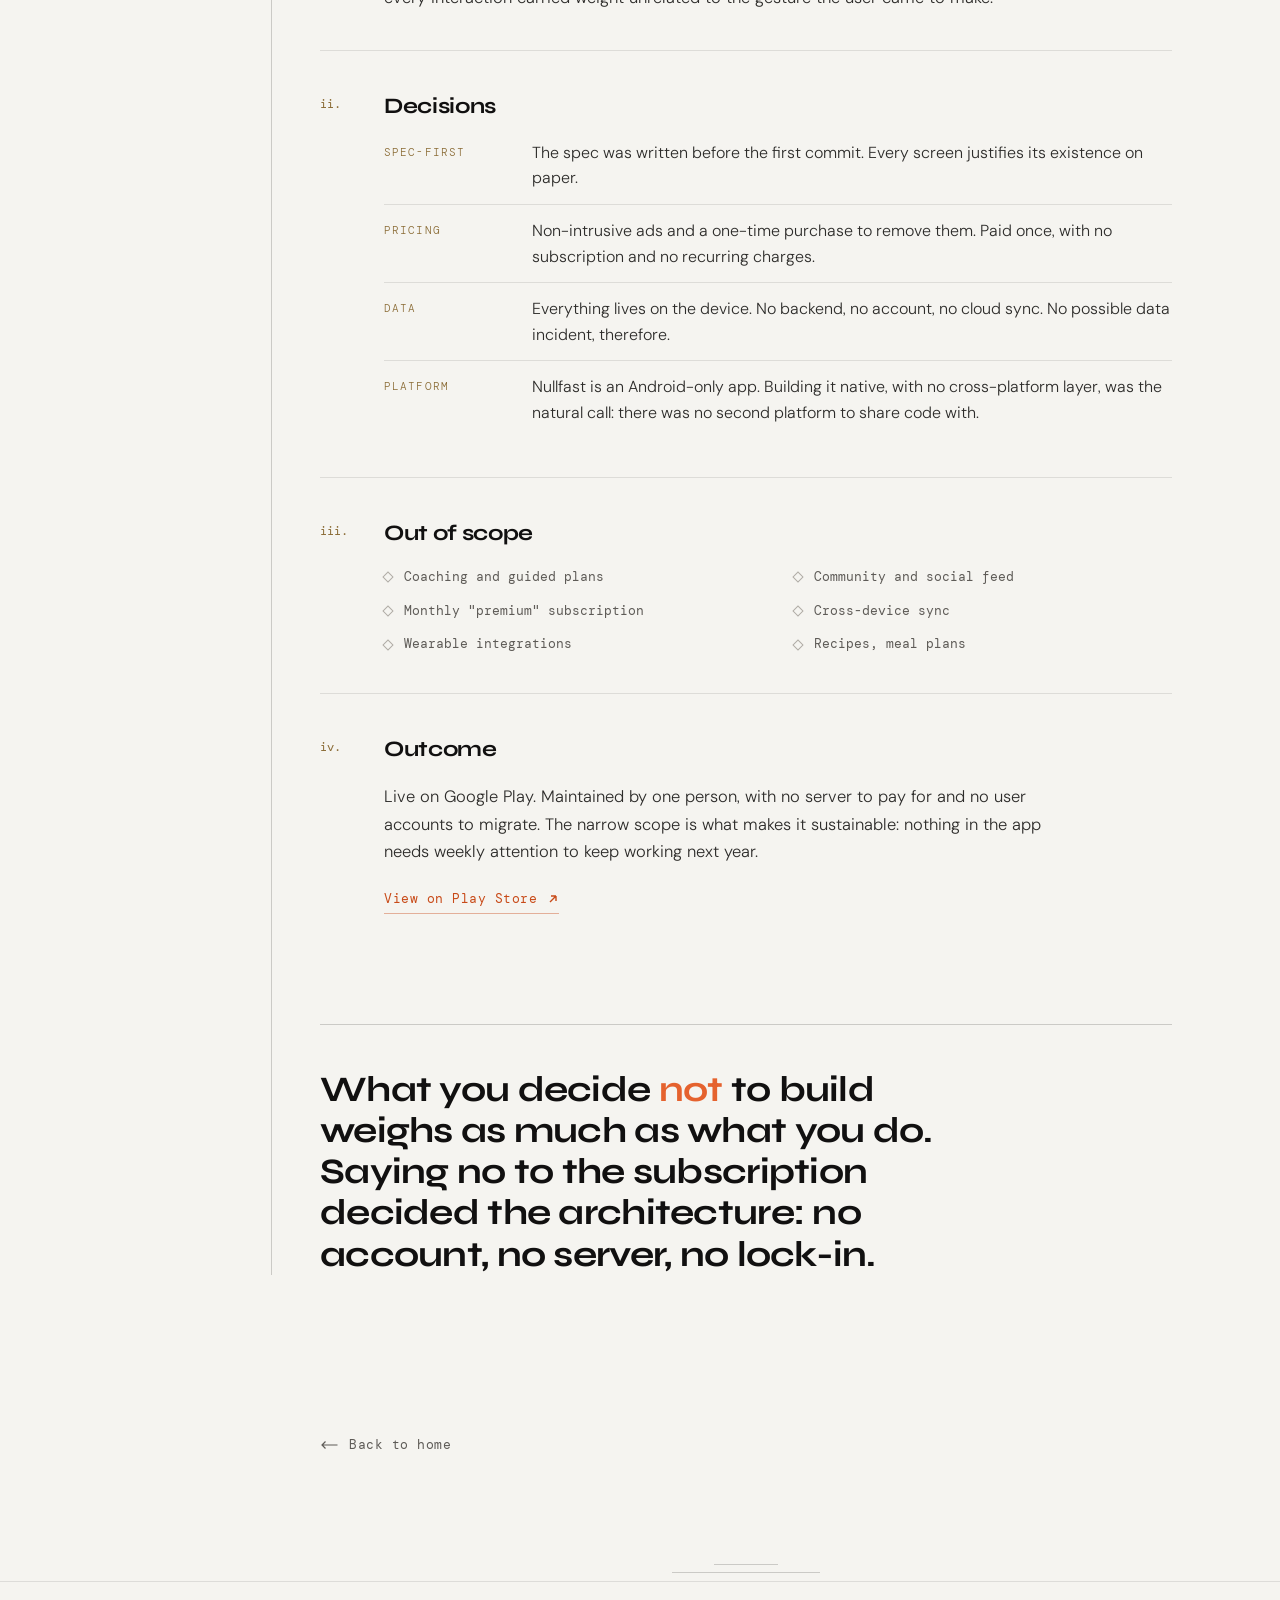
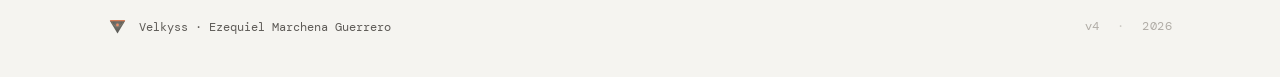
<file: projects/nullfast/index.html>
<!DOCTYPE html>
<html lang="es" data-theme="dark" data-lang="es">
<head>
<meta charset="UTF-8">
<meta name="viewport" content="width=device-width, initial-scale=1.0">
<meta name="theme-color" content="#0E0D0D" media="(prefers-color-scheme: dark)">
<meta name="theme-color" content="#F5F4F0" media="(prefers-color-scheme: light)">

<title>Nullfast — Caso de estudio · Velkyss</title>
<meta name="description" content="Nullfast: app de ayuno intermitente para Android, construida por una sola persona. El problema, las decisiones de producto y arquitectura, y lo que se decidió dejar fuera.">
<meta name="author" content="Ezequiel Marchena">
<link rel="canonical" href="https://velkyss.dev/projects/nullfast/">

<meta property="og:type" content="article">
<meta property="og:url" content="https://velkyss.dev/projects/nullfast/">
<meta property="og:title" content="Nullfast — Caso de estudio · Velkyss">
<meta property="og:description" content="App de ayuno intermitente para Android. El problema, las decisiones, y lo que se dejó fuera.">
<meta property="og:image" content="https://velkyss.dev/assets/og-image.png">

<meta name="twitter:card" content="summary_large_image">
<meta name="twitter:title" content="Nullfast — Caso de estudio · Velkyss">
<meta name="twitter:description" content="App de ayuno intermitente para Android. El problema, las decisiones, y lo que se dejó fuera.">
<meta name="twitter:image" content="https://velkyss.dev/assets/og-image.png">

<link rel="icon" type="image/svg+xml" href="/assets/favicon.svg">

<link rel="preconnect" href="https://fonts.googleapis.com">
<link rel="preconnect" href="https://fonts.gstatic.com" crossorigin>
<link href="https://fonts.googleapis.com/css2?family=Syne:wght@700;800&family=DM+Sans:wght@300;400;500&family=DM+Mono:wght@300;400;500&display=swap" rel="stylesheet">

<link rel="stylesheet" href="/style.css">

<script type="application/ld+json">
{
  "@context": "https://schema.org",
  "@type": "CreativeWork",
  "name": "Nullfast",
  "applicationCategory": "HealthApplication",
  "operatingSystem": "Android",
  "author": {
    "@type": "Person",
    "name": "Ezequiel Marchena",
    "url": "https://velkyss.dev"
  },
  "url": "https://play.google.com/store/apps/details?id=com.velkyss.nullfast"
}
</script>
</head>
<body>

<nav class="top">
  <div class="container">
    <a class="brand" href="/" aria-label="Velkyss">
      <img src="/assets/symbol.svg" alt="">
      <span>Velkyss<span class="dot"></span></span>
    </a>

    <div class="nav-end">
      <a class="nav-link nav-back" href="/">
        <svg viewBox="0 0 18 8" fill="none" stroke="currentColor" stroke-width="1.2" aria-hidden="true"><path d="M17 4H1.5 M5 0.5L1.5 4L5 7.5"></path></svg>
        <span data-i18n="projBack">Volver a Velkyss</span>
      </a>

      <div class="nav-sep"></div>

      <button class="nav-toggle" id="lang-toggle" aria-label="Cambiar idioma">EN</button>
      <button class="nav-toggle nav-toggle-icon" id="theme-toggle" aria-label="Cambiar tema">
        <svg viewBox="0 0 12 12" aria-hidden="true">
          <circle cx="6" cy="6" r="5" fill="none" stroke="currentColor" stroke-width="1.1"></circle>
          <path d="M6 1 A5 5 0 0 1 6 11 Z" fill="currentColor"></path>
        </svg>
      </button>
    </div>
  </div>
</nav>

<!-- ═══════════════ HERO DE PROYECTO ═══════════════ -->
<header class="hero proj-hero">
  <div class="container hero-grid">
    <div class="hero-rail" aria-hidden="true">
      <div class="hero-rose rose-minor"><span></span></div>
    </div>

    <div class="hero-body">
    <div class="hero-stamp">
      <span class="hero-stamp-k">velkyss.dev/nullfast</span>
      <span class="hero-stamp-line"></span>
      <span class="hero-stamp-v">v4 — Android · 2026</span>
    </div>

    <h1 class="proj-title">Nullfast</h1>

    <p class="proj-tags">Android <span class="sep">·</span> Kotlin <span class="sep">·</span> Jetpack Compose</p>

    <p class="proj-intro" data-i18n="projIntro">
      Cuando practiqué ayuno intermitente no encontré ninguna app que me gustara: todas pedían cuenta, formularios de registro larguísimos u onboardings eternos. Así que construí una que encajara con lo que de verdad hace falta. Un temporizador, un histórico y poco más.
    </p>
    </div>
  </div>
</header>

<main class="flow">

<!-- ═══════════════ CAPTURAS ═══════════════ -->
<section class="sec sec-band">
  <div class="container sec-grid">
    <div class="sec-rail reveal">
      <span class="sec-field" data-i18n="shotsLabel">Pantallas</span>
      <span class="sec-meta">Play Store · v4</span>
    </div>

    <div class="sec-body">
      <div class="case-shots reveal-stagger">
        <figure class="shot">
          <img src="/assets/nullfast-timer.png" alt="Nullfast — pantalla del temporizador de ayuno" loading="lazy">
          <figcaption data-i18n="shot1">Temporizador</figcaption>
        </figure>
        <figure class="shot">
          <img src="/assets/nullfast-history.png" alt="Nullfast — historial de ayunos" loading="lazy">
          <figcaption data-i18n="shot2">Historial</figcaption>
        </figure>
        <figure class="shot">
          <img src="/assets/nullfast-water.png" alt="Nullfast — registro de agua" loading="lazy">
          <figcaption data-i18n="shot3">Agua</figcaption>
        </figure>
        <figure class="shot">
          <img src="/assets/nullfast-weight.png" alt="Nullfast — registro de peso" loading="lazy">
          <figcaption data-i18n="shot4">Peso</figcaption>
        </figure>
      </div>
    </div>
  </div>
</section>

<!-- ═══════════════ EL CASO ═══════════════ -->
<section class="sec">
  <div class="container sec-grid">
    <div class="sec-rail reveal">
      <span class="sec-field" data-i18n="projEyebrow">Caso de estudio</span>
      <span class="sec-meta">i — iv</span>
    </div>

    <div class="sec-body">

      <div class="case-part reveal">
        <span class="n">i.</span>
        <div class="case-part-body">
          <h3 data-i18n="caseProblem">El problema</h3>
          <p data-i18n-html="caseProblemBody">
            Quien ayuna no necesita una app que le venda planes premium ni que le obligue a registrarse para empezar. Necesita <strong>arrancar un temporizador en dos toques</strong> y que ese registro siga ahí dentro de un año. Las apps existentes mezclaban tracking, comunidad, coaching y muros de pago; cada interacción cargaba con peso ajeno al gesto que el usuario fue a hacer.
          </p>
        </div>
      </div>

      <div class="case-part reveal">
        <span class="n">ii.</span>
        <div class="case-part-body">
          <h3 data-i18n="caseDecisions">Decisiones</h3>
          <ul class="decision-list">
            <li><span class="k" data-i18n="kSpec">spec-first</span><span data-i18n="dec1">La especificación se escribió antes que el primer commit. Cada pantalla justifica su existencia por escrito.</span></li>
            <li><span class="k" data-i18n="kPricing">modelo de pago</span><span data-i18n="dec2">Anuncios no invasivos y una compra única para quitarlos. Se paga una sola vez, sin suscripción ni cobros recurrentes.</span></li>
            <li><span class="k" data-i18n="kData">datos</span><span data-i18n="dec3">Todo vive en el dispositivo. No hay backend, no hay cuenta, no hay sincronización en la nube. No hay, por tanto, incidente de datos posible.</span></li>
            <li><span class="k" data-i18n="kPlatform">plataforma</span><span data-i18n="dec4">Nullfast es una app solo para Android. Construirla nativa, sin capa cross-platform, era lo natural: no había una segunda plataforma con la que compartir código.</span></li>
          </ul>
        </div>
      </div>

      <div class="case-part reveal">
        <span class="n">iii.</span>
        <div class="case-part-body">
          <h3 data-i18n="caseOut">Fuera del alcance</h3>
          <ul class="out-list">
            <li data-i18n="out1">Coaching y planes guiados</li>
            <li data-i18n="out2">Comunidad y feed social</li>
            <li data-i18n="out3">Suscripción mensual «premium»</li>
            <li data-i18n="out4">Sincronización entre dispositivos</li>
            <li data-i18n="out5">Integraciones con wearables</li>
            <li data-i18n="out6">Recetas, planes nutricionales</li>
          </ul>
        </div>
      </div>

      <div class="case-part reveal">
        <span class="n">iv.</span>
        <div class="case-part-body">
          <h3 data-i18n="caseResult">Resultado</h3>
          <p data-i18n-html="caseResultBody">
            Vive en Google Play. Mantenida por una sola persona, sin servidor que pagar ni cuenta de usuario que migrar. El alcance acotado es lo que la hace sostenible: nada de la app requiere atención semanal para seguir funcionando el año que viene.
          </p>
          <a class="result-link" href="https://play.google.com/store/apps/details?id=com.velkyss.nullfast" target="_blank" rel="noopener">
            <span data-i18n="caseResultCta">Ver en Play Store</span>
            <svg viewBox="0 0 12 12" fill="none" stroke="currentColor" stroke-width="1.4" aria-hidden="true"><path d="M3 9L9 3 M9 3H4 M9 3V8"></path></svg>
          </a>
        </div>
      </div>

      <blockquote class="pull-quote reveal">
        <p data-i18n-html="casePullquote">
          Lo que se decide <em>no</em> construir tiene tanto peso como lo que sí. Decir que no a la suscripción decidió la arquitectura: sin cuenta, sin servidor, sin atadura.
        </p>
      </blockquote>

    </div>
  </div>
</section>

<!-- ═══════════════ VOLVER ═══════════════ -->
<section class="proj-foot">
  <div class="container">
    <div class="proj-foot-inner">
      <a class="proj-back-link reveal" href="/">
        <svg viewBox="0 0 18 8" fill="none" stroke="currentColor" stroke-width="1.2" aria-hidden="true"><path d="M17 4H1.5 M5 0.5L1.5 4L5 7.5"></path></svg>
        <span data-i18n="projBackHome">Volver al inicio</span>
      </a>
    </div>
  </div>
</section>

</main>

<div class="threshold" aria-hidden="true"></div>

<!-- ═══════════════ FOOTER ═══════════════ -->
<footer>
  <div class="container">
    <div class="foot-l">
      <img src="/assets/symbol.svg" alt="">
      <span>Velkyss · Ezequiel Marchena Guerrero</span>
    </div>
    <div class="foot-r">
      <span>v4</span>
      <span class="sep">·</span>
      <span>2026</span>
    </div>
  </div>
</footer>

<script src="/strings.js"></script>
<script src="/i18n.js"></script>
<script src="/theme.js"></script>
<script src="/main.js"></script>
</body>
</html>
</file>
<file: style.css>
/* ════════════════════════════════════════════════════════════════
   velkyss.dev — v4 «Especificación»
   Rail de changelog + lenguaje arquitectónico (rosetón, gilt,
   teselas, corbeles) + Ember = decisión. Tokens de marca.
   ════════════════════════════════════════════════════════════════ */

:root {
  --ink:        #0E0D0D;
  --ink-1:      #111010;
  --ink-2:      #161514;
  --ink-3:      #1C1B19;
  --line:       rgba(245, 244, 240, 0.07);
  --line-2:     rgba(245, 244, 240, 0.12);
  --fog:        #F5F4F0;
  --fog-dim:    #BFBCB6;
  --fog-mute:   #807D78;
  --fog-faint:  #4A4744;
  --accent:     #C84A18;
  --accent-hi:  #E5622E;
  --gilt:       #A9854D;   /* bizantino: metal de las inscripciones, nunca de la acción */

  --container:  1120px;
  --gutter:     28px;
  --rail:       164px;      /* ancho de la columna-margen (spec rail) */
  --rail-gap:   48px;       /* separación rail → contenido */
  --section-y:  132px;

  --font-display: "Syne", system-ui, sans-serif;
  --font-body:    "DM Sans", system-ui, sans-serif;
  --font-mono:    "DM Mono", ui-monospace, "SF Mono", monospace;
}

html[data-theme="light"] {
  --ink:       #F5F4F0;
  --ink-1:     #F1F0EB;
  --ink-2:     #ECEAE5;
  --ink-3:     #E5E2DC;
  --line:      rgba(17, 16, 16, 0.10);
  --line-2:    rgba(17, 16, 16, 0.18);
  --fog:       #111010;
  --fog-dim:   #2D2C2A;
  --fog-mute:  #5E5B57;
  --fog-faint: #B0ACA6;
  --gilt:      #8A6B35;
}

* { box-sizing: border-box; margin: 0; padding: 0; }

html { scroll-behavior: smooth; }
html, body { background: var(--ink); }
body {
  color: var(--fog);
  font-family: var(--font-body);
  font-weight: 400;
  font-size: 16px;
  line-height: 1.6;
  -webkit-font-smoothing: antialiased;
  text-rendering: optimizeLegibility;
  font-feature-settings: "ss01", "kern";
  transition: background-color .4s ease, color .4s ease;
}

::selection { background: var(--accent); color: #fff; }

a { color: inherit; text-decoration: none; }

:focus-visible {
  outline: 2px solid var(--accent-hi);
  outline-offset: 3px;
  border-radius: 2px;
}

.container {
  max-width: var(--container);
  margin: 0 auto;
  padding: 0 var(--gutter);
}

section[id], header[id] { scroll-margin-top: 84px; }

/* ─── reveal on scroll ────────────────────────────────────────────── */
.reveal {
  opacity: 0;
  transform: translateY(18px);
  transition: opacity .8s cubic-bezier(0.16, 1, 0.3, 1),
              transform .8s cubic-bezier(0.16, 1, 0.3, 1);
}
.reveal.in { opacity: 1; transform: translateY(0); }

.reveal-stagger > * {
  opacity: 0;
  transform: translateY(14px);
  transition: opacity .7s cubic-bezier(0.16, 1, 0.3, 1),
              transform .7s cubic-bezier(0.16, 1, 0.3, 1);
}
.reveal-stagger.in > *:nth-child(1) { transition-delay: 0ms;   }
.reveal-stagger.in > *:nth-child(2) { transition-delay: 70ms;  }
.reveal-stagger.in > *:nth-child(3) { transition-delay: 140ms; }
.reveal-stagger.in > *:nth-child(4) { transition-delay: 210ms; }
.reveal-stagger.in > *:nth-child(5) { transition-delay: 280ms; }
.reveal-stagger.in > *:nth-child(6) { transition-delay: 350ms; }
.reveal-stagger.in > * { opacity: 1; transform: translateY(0); }

/* ═══════════════ NAV ═══════════════ */
nav.top {
  position: sticky;
  top: 0;
  z-index: 50;
  background: color-mix(in oklab, var(--ink) 86%, transparent);
  backdrop-filter: saturate(140%) blur(12px);
  -webkit-backdrop-filter: saturate(140%) blur(12px);
  border-bottom: 1px solid var(--line);
  transition: background-color .3s ease, border-color .3s ease;
}
nav.top.scrolled {
  background: color-mix(in oklab, var(--ink) 95%, transparent);
  border-bottom-color: var(--line-2);
}
nav.top .container {
  height: 62px;
  display: flex;
  align-items: center;
  justify-content: space-between;
  gap: 24px;
  transition: height .3s ease;
}
nav.top.scrolled .container { height: 54px; }

.brand {
  display: flex;
  align-items: center;
  gap: 10px;
  font-family: var(--font-display);
  font-weight: 800;
  font-size: 16px;
  letter-spacing: -0.01em;
  transition: opacity .2s ease;
}
.brand:hover { opacity: 0.85; }
.brand img {
  height: 22px; width: auto; display: block;
  transition: transform .4s cubic-bezier(0.16, 1, 0.3, 1);
}
.brand:hover img { transform: rotate(-8deg); }
.brand .dot {
  width: 4px; height: 4px; border-radius: 50%;
  background: var(--accent); display: inline-block;
  margin-left: 4px; vertical-align: middle;
}

.nav-end { display: flex; align-items: center; gap: 2px; }
.nav-link {
  font-family: var(--font-mono);
  font-size: 12px;
  letter-spacing: 0.02em;
  color: var(--fog-mute);
  padding: 8px 11px;
  transition: color .2s ease;
  position: relative;
}
.nav-link::after {
  content: "";
  position: absolute;
  left: 11px; right: 11px; bottom: 5px;
  height: 1px;
  background: var(--accent);
  transform: scaleX(0);
  transform-origin: left center;
  transition: transform .35s cubic-bezier(0.16, 1, 0.3, 1);
}
.nav-link:hover { color: var(--fog); }
.nav-link:hover::after { transform: scaleX(1); }

.nav-toggle {
  font-family: var(--font-mono);
  font-size: 11px;
  letter-spacing: 0.06em;
  color: var(--fog-mute);
  background: transparent;
  border: 1px solid var(--line-2);
  border-radius: 6px;
  padding: 6px 9px;
  cursor: pointer;
  display: inline-flex;
  align-items: center;
  justify-content: center;
  transition: color .15s, border-color .15s;
}
.nav-toggle:hover { color: var(--fog); border-color: var(--fog-mute); }
.nav-toggle-icon { padding: 6px; }
.nav-toggle-icon svg { width: 13px; height: 13px; display: block; }
.nav-sep { width: 1px; height: 18px; background: var(--line-2); margin: 0 8px; }

.nav-burger {
  display: none;
  flex-direction: column;
  justify-content: center;
  gap: 4px;
  width: 30px; height: 30px;
  margin-left: 4px;
  background: transparent;
  border: 1px solid var(--line-2);
  border-radius: 6px;
  cursor: pointer;
}
.nav-burger span {
  display: block; width: 14px; height: 1.5px; margin: 0 auto;
  background: var(--fog-mute);
  transition: transform .22s ease, opacity .15s ease;
}
.nav-burger[aria-expanded="true"] span:nth-child(1) { transform: translateY(5.5px) rotate(45deg); }
.nav-burger[aria-expanded="true"] span:nth-child(2) { opacity: 0; }
.nav-burger[aria-expanded="true"] span:nth-child(3) { transform: translateY(-5.5px) rotate(-45deg); }

.nav-mobile {
  display: none;
  flex-direction: column;
  border-top: 1px solid var(--line);
  background: var(--ink-1);
  padding: 8px var(--gutter) 16px;
}
.nav-mobile.open { display: flex; }
.nav-mobile a {
  font-family: var(--font-mono);
  font-size: 13px;
  letter-spacing: 0.04em;
  color: var(--fog-mute);
  padding: 14px 0;
  border-bottom: 1px solid var(--line);
  transition: color .15s;
}
.nav-mobile a:last-child { border-bottom: 0; }
.nav-mobile a:hover { color: var(--fog); }

/* ═══════════════ HERO ═══════════════ */
.hero {
  padding-top: 128px;
  padding-bottom: var(--section-y);
}

/* misma retícula que las secciones: el margen del hero es la ventana,
   su jamba derecha cae sobre la vertical del rail del resto de la página */
.hero-grid {
  display: grid;
  grid-template-columns: var(--rail) 1fr;
  align-items: stretch;
}
.hero-rail { position: relative; }
.hero-body { padding-left: var(--rail-gap); min-width: 0; }

/* rosetón: tracería radial en dos coronas desfasadas, anillo dorado
   y el ascua como óculo central. Círculo — masa ornamental, no objeto. */
.hero-rose {
  position: absolute;
  top: 10px; right: 0;
  width: 110px; height: 110px;
  border: 1px solid var(--line-2);
  border-radius: 50%;
  /* doble llanta: segundo anillo perimetral, tracería de placa */
  background: radial-gradient(circle closest-side,
    transparent 0 86%, var(--line-2) 87% 88%, transparent 89%);
  animation: fade-in 1.4s ease .5s both;
}
.hero-rose::before {           /* corona exterior: 16 radios finos */
  content: "";
  position: absolute;
  inset: 0;
  border-radius: 50%;
  background: repeating-conic-gradient(var(--line-2) 0 1.3deg, transparent 1.3deg 22.5deg);
  -webkit-mask: radial-gradient(circle closest-side, transparent 0 61%, #000 62%);
  mask: radial-gradient(circle closest-side, transparent 0 61%, #000 62%);
}
.hero-rose::after {            /* corona interior: 8 radios y anillo gilt */
  content: "";
  position: absolute;
  inset: 19px;
  border: 1px solid color-mix(in oklab, var(--gilt) 70%, transparent);
  border-radius: 50%;
  background: repeating-conic-gradient(from 22.5deg, var(--line) 0 2deg, transparent 2deg 45deg);
  -webkit-mask: radial-gradient(circle closest-side, transparent 0 50%, #000 51%);
  mask: radial-gradient(circle closest-side, transparent 0 50%, #000 51%);
}
.hero-rose > span {            /* óculo: la hoguera en el corazón */
  position: absolute;
  left: 50%; top: 50%;
  width: 9px; height: 9px;
  margin: -4.5px 0 0 -4.5px;
  background: var(--accent);
  transform: rotate(45deg);
  animation: fade-in .8s ease .9s both,
             ember-breathe 4.5s ease-in-out 1.7s infinite;
}
@keyframes ember-breathe {
  0%, 100% { opacity: 1;   box-shadow: 0 0 20px 3px color-mix(in oklab, var(--accent) 55%, transparent); }
  50%      { opacity: .65; box-shadow: 0 0 10px 1px color-mix(in oklab, var(--accent) 28%, transparent); }
}

/* stamp — cabecera tipo spec */
.hero-stamp {
  display: flex;
  align-items: center;
  gap: 16px;
  font-family: var(--font-mono);
  font-size: 12px;
  letter-spacing: 0.04em;
  color: var(--fog-mute);
  margin-bottom: 40px;
  animation: fade-in .8s ease .1s both;
}
.hero-stamp-k { color: var(--fog); }
.hero-stamp-line { flex: 1; height: 1px; background: var(--line-2); }
.hero-stamp-v { color: var(--fog-faint); }

@keyframes fade-in { from { opacity: 0; } to { opacity: 1; } }

.hero-statement {
  font-family: var(--font-display);
  font-weight: 800;
  font-size: clamp(34px, 4.7vw, 58px);
  line-height: 1.08;
  letter-spacing: -0.03em;
  max-width: 21ch;
  color: var(--fog);
  text-wrap: balance;
  animation: hero-line .9s cubic-bezier(0.16, 1, 0.3, 1) .18s both;
}
@keyframes hero-line {
  from { opacity: 0; transform: translateY(26px); }
  to   { opacity: 1; transform: translateY(0); }
}
.hero-statement .soft { color: var(--fog-mute); }

/* Ember = decisión: la marca sobre «criterio». Trazo que se dibuja. */
.hero-statement .underline {
  color: var(--fog);
  position: relative;
  white-space: nowrap;
}
.hero-statement .underline::after {
  content: "";
  position: absolute;
  left: -0.04em; right: -0.04em;
  bottom: 0.06em;
  height: 0.09em;
  background: var(--accent);
  transform: scaleX(0);
  transform-origin: left center;
  animation: mark-draw 1s cubic-bezier(0.16, 1, 0.3, 1) 1.1s both;
}
@keyframes mark-draw {
  from { transform: scaleX(0); }
  to   { transform: scaleX(1); }
}

/* ficha de metadatos del hero */
.hero-spec {
  margin-top: 56px;
  display: grid;
  grid-template-columns: 1fr 1fr;
  gap: 40px 64px;
  border-top: 1px solid var(--line);
  padding-top: 28px;
  animation: fade-in .8s cubic-bezier(0.16, 1, 0.3, 1) .6s both;
}
.hs-field { display: grid; grid-template-columns: 68px 1fr; gap: 20px; align-items: start; }
.hs-field dt {
  font-family: var(--font-mono);
  font-size: 10.5px;
  letter-spacing: 0.14em;
  text-transform: uppercase;
  color: var(--gilt);
  padding-top: 3px;
}
.hs-field dd {
  font-family: var(--font-mono);
  font-size: 12.5px;
  line-height: 1.65;
  color: var(--fog-mute);
  letter-spacing: 0.01em;
}
.hs-field dd .who,
.hs-field dd strong { color: var(--fog); font-weight: 400; }

/* ═══════════════ SECCIONES · rail de changelog ═══════════════ */
.sec { position: relative; padding: var(--section-y) 0; }
.sec-band {
  background-color: var(--ink-2);
  /* teselas bizantinas: doble retícula de puntos desfasada media celda */
  background-image:
    radial-gradient(color-mix(in oklab, var(--fog) 4%, transparent) 1px, transparent 1.5px),
    radial-gradient(color-mix(in oklab, var(--fog) 2.5%, transparent) 1px, transparent 1.5px);
  background-size: 26px 26px, 26px 26px;
  background-position: 0 0, 13px 13px;
  border-top: 1px solid var(--line);
  border-bottom: 1px solid var(--line);
}

.sec-grid {
  display: grid;
  grid-template-columns: var(--rail) 1fr;
  align-items: stretch;
}

/* columna-margen: etiqueta + línea vertical + nodo Ember */
.sec-rail {
  position: relative;
  border-right: 1px solid var(--line-2);
  padding: 4px var(--rail-gap) 0 0;
  text-align: right;
}
.sec-rail::after {           /* nodo del changelog, rombo como el óculo */
  content: "";
  position: absolute;
  right: -4.5px; top: 6px;
  width: 8px; height: 8px;
  background: var(--accent);
  transform: rotate(45deg);
}
.sec-rail::before {          /* capitel: la columna remata en horizontal */
  content: "";
  position: absolute;
  right: -11px; top: -1px;
  width: 22px; height: 1px;
  background: var(--line-2);
}
.sec-field {
  display: block;
  font-family: var(--font-mono);
  font-size: 11.5px;
  letter-spacing: 0.12em;
  text-transform: uppercase;
  color: var(--gilt);
}
.sec-meta {
  display: block;
  margin-top: 8px;
  font-family: var(--font-mono);
  font-size: 11px;
  letter-spacing: 0.06em;
  line-height: 1.75;
  color: var(--fog-mute);   /* informativo (estado · año): AA sobre basalt/ash */
}
/* el separador · solo existe en la variante móvil de una línea */
.sec-meta .msep { display: none; }

.sec-body { padding-left: var(--rail-gap); min-width: 0; }

.sec-title {
  font-family: var(--font-display);
  font-weight: 800;
  font-size: clamp(32px, 4.4vw, 52px);
  letter-spacing: -0.03em;
  line-height: 1.02;
  color: var(--fog);
  margin-bottom: 22px;
  text-wrap: balance;
}
.sec-lede {
  font-size: 17.5px;
  font-weight: 300;
  line-height: 1.6;
  color: var(--fog-dim);
  max-width: 58ch;
  margin-bottom: 56px;
  text-wrap: pretty;
}

/* ─── Nullfast — tarjeta resumen ─────────────────────────────────── */
.case-card {
  display: grid;
  grid-template-columns: 1fr 210px;
  gap: 56px;
  align-items: stretch;
  padding: 8px 0 44px;
  border-bottom: 1px solid var(--line-2);
  transition: border-color .3s ease;
}
.case-card:hover { border-color: var(--fog-faint); }
.case-card-main { display: flex; flex-direction: column; align-items: flex-start; }
.case-card-name {
  font-family: var(--font-display);
  font-weight: 800;
  font-size: clamp(44px, 6.4vw, 82px);
  letter-spacing: -0.045em;
  line-height: 0.92;
  color: var(--fog);
  margin-bottom: 26px;
  transition: color .25s ease;
}
.case-card:hover .case-card-name { color: var(--accent-hi); }
.case-card-summary {
  font-size: 17px;
  font-weight: 300;
  line-height: 1.6;
  color: var(--fog-dim);
  max-width: 54ch;
  margin-bottom: 34px;
  text-wrap: pretty;
}
.case-card-cta {
  display: inline-flex;
  align-items: center;
  gap: 10px;
  margin-top: auto;
  font-family: var(--font-mono);
  font-size: 13px;
  letter-spacing: 0.04em;
  color: var(--accent);
}
.case-card-cta svg { width: 14px; height: 14px; transition: transform .3s cubic-bezier(0.16, 1, 0.3, 1); }
.case-card:hover .case-card-cta svg { transform: translate(3px, -3px); }

.case-card-meta {
  display: flex;
  flex-direction: column;
  justify-content: flex-end;
  gap: 14px;
  border-left: 1px solid var(--line);
  padding-left: 30px;
}
.ccm-row { display: flex; }
.ccm-k { font-family: var(--font-mono); font-size: 12px; letter-spacing: 0.04em; color: var(--fog-mute); }
.ccm-status {
  font-family: var(--font-mono);
  font-size: 11px;
  letter-spacing: 0.08em;
  text-transform: uppercase;
  color: var(--accent);
  border: 1px solid color-mix(in oklab, var(--accent) 35%, transparent);
  border-radius: 0;      /* tablilla tallada, sin radio */
  padding: 4px 9px;
  align-self: flex-start;
}

/* ─── trayectoria ────────────────────────────────────────────────── */
.trajectory { border-top: 1px solid var(--line); }
.trajectory-item { padding: 36px 0; border-bottom: 1px solid var(--line); }
.trajectory-head {
  display: flex; align-items: center; gap: 16px; flex-wrap: wrap; margin-bottom: 14px;
}
.trajectory-name {
  font-family: var(--font-display);
  font-weight: 700;
  font-size: clamp(26px, 3.2vw, 38px);
  letter-spacing: -0.03em;
  line-height: 1;
  color: var(--fog);
}
.trajectory-status {
  font-family: var(--font-mono);
  font-size: 10.5px;
  letter-spacing: 0.08em;
  text-transform: uppercase;
  color: var(--accent);
  border: 1px solid color-mix(in oklab, var(--accent) 35%, transparent);
  border-radius: 0;
  padding: 4px 9px;
}
.trajectory-plat {
  font-family: var(--font-mono);
  font-size: 11px;
  letter-spacing: 0.06em;
  color: var(--fog-mute);   /* informativo (plataforma): AA sobre basalt/ash */
  margin-left: auto;
}
.trajectory-desc {
  font-size: 16.5px;
  font-weight: 300;
  line-height: 1.65;
  color: var(--fog-dim);
  max-width: 62ch;
  text-wrap: pretty;
}
.trajectory-desc strong { color: var(--fog); font-weight: 500; }
.now-closing {
  margin-top: 34px;
  font-family: var(--font-mono);
  font-size: 13px;
  line-height: 1.75;
  color: var(--fog-mute);
  max-width: 62ch;
}

/* ─── método + stack ─────────────────────────────────────────────── */
.method-points { list-style: none; display: grid; gap: 20px; margin-bottom: 64px; }
.method-points li {
  display: grid;
  grid-template-columns: 30px 1fr;
  gap: 16px;
  font-size: 17px;
  font-weight: 300;
  line-height: 1.55;
  color: var(--fog-dim);
}
.method-points .n { font-family: var(--font-mono); font-size: 11px; color: var(--accent); padding-top: 5px; }
.method-points strong { color: var(--fog); font-weight: 500; }

.stack-table { border-top: 1px solid var(--line); }
.stack-row {
  display: grid;
  grid-template-columns: 120px 1fr;
  gap: 24px;
  padding: 17px 0;
  border-bottom: 1px solid var(--line);
  align-items: baseline;
}
.stack-row .role {
  font-family: var(--font-mono);
  font-size: 11px;
  letter-spacing: 0.1em;
  text-transform: uppercase;
  color: var(--fog-mute);
}
.stack-row .items {
  font-family: var(--font-mono);
  font-size: 13px;
  color: var(--fog);
  line-height: 1.7;
  font-weight: 300;
}
.stack-row .items .sep { color: var(--fog-faint); margin: 0 8px; }

/* ─── contacto ───────────────────────────────────────────────────── */
.contact-title {
  font-family: var(--font-display);
  font-weight: 800;
  font-size: clamp(36px, 5vw, 60px);
  letter-spacing: -0.03em;
  line-height: 1.0;
  color: var(--fog);
  max-width: 17ch;
  text-wrap: balance;
}
.contact-sub {
  font-size: 17px;
  font-weight: 300;
  color: var(--fog-dim);
  line-height: 1.6;
  max-width: 50ch;
  margin: 26px 0 52px;
}
.contact-channels { display: grid; grid-template-columns: 1fr 1fr; border-top: 1px solid var(--line); }
.channel {
  display: flex;
  align-items: baseline;
  justify-content: space-between;
  gap: 24px;
  padding: 22px 0;
  border-bottom: 1px solid var(--line);
  font-family: var(--font-mono);
  font-size: 14px;
  color: var(--fog);
  transition: color .15s;
}
.channel:nth-child(odd)  { padding-right: 32px; border-right: 1px solid var(--line); }
.channel:nth-child(even) { padding-left: 32px; }
.channel:hover { color: var(--accent-hi); }
.channel:hover .arrow { transform: translate(2px, -2px); color: var(--accent); }
.channel .k { font-size: 11px; letter-spacing: 0.1em; text-transform: uppercase; color: var(--fog-mute); }
.channel .arrow { display: inline-block; transition: transform .25s ease, color .15s; color: var(--fog-faint); }

.result-link {
  display: inline-flex;
  align-items: center;
  gap: 10px;
  font-family: var(--font-mono);
  font-size: 13px;
  letter-spacing: 0.04em;
  color: var(--accent);
  border-bottom: 1px solid color-mix(in oklab, var(--accent) 40%, transparent);
  padding-bottom: 3px;
  transition: color .15s, border-color .15s;
}
.result-link:hover { color: var(--accent-hi); border-color: var(--accent-hi); }

.cv-download { display: flex; flex-direction: column; align-items: flex-start; gap: 0.6rem; margin-top: 52px; }
.cv-alt {
  display: inline-flex;
  align-items: center;
  gap: 6px;
  font-family: var(--font-mono);
  font-size: 0.8rem;
  letter-spacing: 0.04em;
  color: var(--fog-mute);
  transition: color .15s ease;
}
.cv-alt:hover { color: var(--accent-hi); }
.cv-alt__arrow { color: inherit; opacity: 0.6; transition: transform .25s ease, opacity .15s ease; }
.cv-alt:hover .cv-alt__arrow { transform: translateY(2px); opacity: 1; }

/* ═══════════════ PÁGINA DE PROYECTO (nullfast) ═══════════════ */
.proj-hero { padding-top: 112px; padding-bottom: 96px; }

/* rosetón menor: la capilla frente a la catedral del home */
.rose-minor { width: 72px; height: 72px; top: 8px; }
.rose-minor::after { inset: 13px; }

.nav-back { display: inline-flex; align-items: center; gap: 9px; }
.nav-back svg {
  width: 16px; height: 7px;
  transition: transform .3s cubic-bezier(0.16, 1, 0.3, 1);
}
.nav-back:hover svg { transform: translateX(-3px); }

.proj-title {
  font-family: var(--font-display);
  font-weight: 800;
  font-size: clamp(56px, 9vw, 112px);
  letter-spacing: -0.045em;
  line-height: 0.95;
  color: var(--fog);
  view-transition-name: nullfast-title;
  animation: hero-line .9s cubic-bezier(0.16, 1, 0.3, 1) .18s both;
}
.proj-tags {
  margin-top: 20px;
  font-family: var(--font-mono);
  font-size: 12.5px;
  letter-spacing: 0.04em;
  color: var(--fog-mute);
  animation: fade-in .8s ease .45s both;
}
.proj-tags .sep { color: var(--fog-faint); margin: 0 8px; }
.proj-intro {
  margin-top: 30px;
  font-size: 17.5px;
  font-weight: 300;
  line-height: 1.6;
  color: var(--fog-dim);
  max-width: 58ch;
  text-wrap: pretty;
  animation: fade-in .8s cubic-bezier(0.16, 1, 0.3, 1) .6s both;
}

/* capturas: nichos con marco de trazo fino e inscripción al pie */
.case-shots {
  display: grid;
  grid-template-columns: repeat(4, 1fr);
  gap: 22px;
}
.shot { margin: 0; }
.shot img {
  display: block;
  width: 100%;
  height: auto;
  border: 1px solid var(--line-2);
}
.shot figcaption {
  margin-top: 12px;
  font-family: var(--font-mono);
  font-size: 10.5px;
  letter-spacing: 0.14em;
  text-transform: uppercase;
  text-align: center;
  color: var(--gilt);
}

/* partes del caso: numeral lapidario en romano + cuerpo */
.case-part {
  display: grid;
  grid-template-columns: 44px 1fr;
  gap: 20px;
  padding: 38px 0;
  border-top: 1px solid var(--line);
}
.case-part:first-child { border-top: 0; padding-top: 0; }
.case-part .n {
  font-family: var(--font-mono);
  font-size: 12px;
  color: var(--gilt);
  padding-top: 6px;
}
.case-part h3 {
  font-family: var(--font-display);
  font-weight: 700;
  font-size: 22px;
  letter-spacing: -0.015em;
  color: var(--fog);
  margin-bottom: 16px;
}
.case-part p {
  font-size: 16.5px;
  font-weight: 300;
  line-height: 1.65;
  color: var(--fog-dim);
  max-width: 62ch;
  text-wrap: pretty;
}
.case-part strong { color: var(--fog); font-weight: 500; }
.case-part .result-link { margin-top: 24px; }
.result-link svg { width: 12px; height: 12px; }

.decision-list { list-style: none; display: grid; }
.decision-list li {
  display: grid;
  grid-template-columns: 128px 1fr;
  gap: 20px;
  padding: 13px 0;
  border-top: 1px solid var(--line);
  font-size: 16px;
  font-weight: 300;
  line-height: 1.6;
  color: var(--fog-dim);
}
.decision-list li:first-child { border-top: 0; padding-top: 0; }
.decision-list .k {
  font-family: var(--font-mono);
  font-size: 11px;
  letter-spacing: 0.1em;
  text-transform: uppercase;
  color: var(--gilt);
  padding-top: 4px;
}

/* fuera del alcance: rombos huecos — lo que se decidió no construir */
.out-list {
  list-style: none;
  display: grid;
  grid-template-columns: 1fr 1fr;
  gap: 13px 32px;
  font-family: var(--font-mono);
  font-size: 13px;
  color: var(--fog-mute);
}
.out-list li { display: flex; align-items: center; gap: 12px; }
.out-list li::before {
  content: "";
  width: 6px; height: 6px;
  border: 1px solid var(--fog-faint);
  transform: rotate(45deg);
  flex-shrink: 0;
}

.pull-quote {
  margin-top: 72px;
  padding-top: 44px;
  border-top: 1px solid var(--line-2);
}
.pull-quote p {
  font-family: var(--font-display);
  font-weight: 700;
  font-size: clamp(24px, 2.8vw, 36px);
  line-height: 1.15;
  letter-spacing: -0.02em;
  color: var(--fog);
  max-width: 26ch;
  text-wrap: balance;
}
.pull-quote em { font-style: normal; color: var(--accent-hi); }

.proj-foot { padding: 24px 0 96px; }
.proj-foot-inner { padding-left: calc(var(--rail) + var(--rail-gap)); }
.proj-back-link {
  display: inline-flex;
  align-items: center;
  gap: 10px;
  font-family: var(--font-mono);
  font-size: 13px;
  letter-spacing: 0.04em;
  color: var(--fog-mute);
  transition: color .15s;
}
.proj-back-link:hover { color: var(--fog); }
.proj-back-link svg {
  width: 19px; height: 8px;
  transition: transform .3s cubic-bezier(0.16, 1, 0.3, 1);
}
.proj-back-link:hover svg { transform: translateX(-4px); }

/* ─── umbral: corbeles jemer antes de la cripta ──────────────────── */
.threshold { position: relative; height: 28px; }
.threshold::before,
.threshold::after {
  content: "";
  position: absolute;
  /* centrado sobre el eje de la columna de contenido, no del viewport:
     la columna está desplazada (rail + gap)/2 = 106px a la derecha */
  left: calc(50% + 106px);
  transform: translateX(-50%);
  height: 1px;
  background: var(--line-2);
}
.threshold::before { width: 148px; bottom: 8px; }
.threshold::after  { width: 64px;  bottom: 16px; }

/* ─── footer ─────────────────────────────────────────────────────── */
footer { border-top: 1px solid var(--line); padding: 36px 0 40px; }
footer .container {
  display: flex; align-items: center; justify-content: space-between; gap: 24px; flex-wrap: wrap;
}
.foot-l { display: flex; align-items: center; gap: 12px; }
.foot-l img { height: 18px; width: auto; opacity: 0.7; }
.foot-l span { font-family: var(--font-mono); font-size: 12px; color: var(--fog-mute); }
.foot-r { font-family: var(--font-mono); font-size: 11.5px; color: var(--fog-faint); letter-spacing: 0.04em; }
.foot-r .sep { margin: 0 10px; opacity: .6; }

/* ═══════════════ RESPONSIVE ═══════════════ */
@media (max-width: 900px) {
  :root { --section-y: 92px; --gutter: 22px; }

  .nav-link, .nav-sep { display: none; }
  .nav-burger { display: flex; }

  .hero { padding-top: 96px; }
  .hero-grid { grid-template-columns: 1fr; }
  .hero-rail { display: none; }
  .hero-body { padding-left: 0; }
  .hero-spec { grid-template-columns: 1fr; gap: 26px; }

  /* el rail se pliega: etiqueta arriba, sin línea vertical */
  .sec-grid { grid-template-columns: 1fr; }
  .sec-rail {
    border-right: 0;
    text-align: left;
    padding: 0 0 24px 18px;
    margin-bottom: 8px;
  }
  .sec-rail::before { display: none; }
  .sec-rail::after { right: auto; left: 0; top: 3px; }
  .sec-meta { display: inline-block; margin-top: 0; margin-left: 14px; }
  .sec-meta br { display: none; }     /* en línea: sin salto, con separador */
  .sec-meta .msep { display: inline; }
  .sec-body { padding-left: 0; }

  .case-card { grid-template-columns: 1fr; gap: 30px; padding-bottom: 34px; }
  .case-card-meta {
    flex-direction: row; flex-wrap: wrap; align-items: center; gap: 10px 20px;
    border-left: 0; padding-left: 0; padding-top: 24px; border-top: 1px solid var(--line);
  }
  .threshold::before,
  .threshold::after { left: 50%; }   /* sin rail no hay desplazamiento del eje */

  .case-shots { grid-template-columns: 1fr 1fr; gap: 18px; }
  .decision-list li { grid-template-columns: 1fr; gap: 6px; }
  .out-list { grid-template-columns: 1fr; }
  .proj-foot-inner { padding-left: 0; }

  .trajectory-plat { margin-left: 0; flex-basis: 100%; }
  .contact-channels { grid-template-columns: 1fr; }
  .channel:nth-child(odd), .channel:nth-child(even) { padding: 22px 0; border-right: 0; }
}

/* ═══════════════ VIEW TRANSITIONS ═══════════════ */
@view-transition { navigation: auto; }
::view-transition-old(root),
::view-transition-new(root) {
  animation-duration: .45s;
  animation-timing-function: cubic-bezier(0.16, 1, 0.3, 1);
}
.case-card-name { view-transition-name: nullfast-title; }

/* ═══════════════ REDUCED MOTION ═══════════════ */
@media (prefers-reduced-motion: reduce) {
  html { scroll-behavior: auto; }
  *, *::before, *::after {
    animation-duration: 0.01ms !important;
    animation-iteration-count: 1 !important;
    transition-duration: 0.01ms !important;
  }
  .reveal, .reveal-stagger > * { opacity: 1 !important; transform: none !important; }
  .hero-statement .underline::after { transform: scaleX(1) !important; }
  @view-transition { navigation: none; }
}
</file>
<file: experiment/style.css>
/* ════════════════════════════════════════════════════════════════
   velkyss.dev — EXPERIMENTO de diseño «Especificación»
   Rail de changelog + Ember = decisión. Reutiliza tokens de marca.
   ════════════════════════════════════════════════════════════════ */

:root {
  --ink:        #0E0D0D;
  --ink-1:      #111010;
  --ink-2:      #161514;
  --ink-3:      #1C1B19;
  --line:       rgba(245, 244, 240, 0.07);
  --line-2:     rgba(245, 244, 240, 0.12);
  --fog:        #F5F4F0;
  --fog-dim:    #BFBCB6;
  --fog-mute:   #807D78;
  --fog-faint:  #4A4744;
  --accent:     #C84A18;
  --accent-hi:  #E5622E;
  --gilt:       #A9854D;   /* bizantino: metal de las inscripciones, nunca de la acción */

  --container:  1120px;
  --gutter:     28px;
  --rail:       164px;      /* ancho de la columna-margen (spec rail) */
  --rail-gap:   48px;       /* separación rail → contenido */
  --section-y:  132px;

  --font-display: "Syne", system-ui, sans-serif;
  --font-body:    "DM Sans", system-ui, sans-serif;
  --font-mono:    "DM Mono", ui-monospace, "SF Mono", monospace;
}

html[data-theme="light"] {
  --ink:       #F5F4F0;
  --ink-1:     #F1F0EB;
  --ink-2:     #ECEAE5;
  --ink-3:     #E5E2DC;
  --line:      rgba(17, 16, 16, 0.10);
  --line-2:    rgba(17, 16, 16, 0.18);
  --fog:       #111010;
  --fog-dim:   #2D2C2A;
  --fog-mute:  #5E5B57;
  --fog-faint: #B0ACA6;
  --gilt:      #8A6B35;
}

* { box-sizing: border-box; margin: 0; padding: 0; }

html { scroll-behavior: smooth; }
html, body { background: var(--ink); }
body {
  color: var(--fog);
  font-family: var(--font-body);
  font-weight: 400;
  font-size: 16px;
  line-height: 1.6;
  -webkit-font-smoothing: antialiased;
  text-rendering: optimizeLegibility;
  font-feature-settings: "ss01", "kern";
  transition: background-color .4s ease, color .4s ease;
}

::selection { background: var(--accent); color: #fff; }

a { color: inherit; text-decoration: none; }

:focus-visible {
  outline: 2px solid var(--accent-hi);
  outline-offset: 3px;
  border-radius: 2px;
}

.container {
  max-width: var(--container);
  margin: 0 auto;
  padding: 0 var(--gutter);
}

section[id], header[id] { scroll-margin-top: 84px; }

/* ─── reveal on scroll ────────────────────────────────────────────── */
.reveal {
  opacity: 0;
  transform: translateY(18px);
  transition: opacity .8s cubic-bezier(0.16, 1, 0.3, 1),
              transform .8s cubic-bezier(0.16, 1, 0.3, 1);
}
.reveal.in { opacity: 1; transform: translateY(0); }

.reveal-stagger > * {
  opacity: 0;
  transform: translateY(14px);
  transition: opacity .7s cubic-bezier(0.16, 1, 0.3, 1),
              transform .7s cubic-bezier(0.16, 1, 0.3, 1);
}
.reveal-stagger.in > *:nth-child(1) { transition-delay: 0ms;   }
.reveal-stagger.in > *:nth-child(2) { transition-delay: 70ms;  }
.reveal-stagger.in > *:nth-child(3) { transition-delay: 140ms; }
.reveal-stagger.in > *:nth-child(4) { transition-delay: 210ms; }
.reveal-stagger.in > *:nth-child(5) { transition-delay: 280ms; }
.reveal-stagger.in > *:nth-child(6) { transition-delay: 350ms; }
.reveal-stagger.in > * { opacity: 1; transform: translateY(0); }

/* ═══════════════ NAV ═══════════════ */
nav.top {
  position: sticky;
  top: 0;
  z-index: 50;
  background: color-mix(in oklab, var(--ink) 86%, transparent);
  backdrop-filter: saturate(140%) blur(12px);
  -webkit-backdrop-filter: saturate(140%) blur(12px);
  border-bottom: 1px solid var(--line);
  transition: background-color .3s ease, border-color .3s ease;
}
nav.top.scrolled {
  background: color-mix(in oklab, var(--ink) 95%, transparent);
  border-bottom-color: var(--line-2);
}
nav.top .container {
  height: 62px;
  display: flex;
  align-items: center;
  justify-content: space-between;
  gap: 24px;
  transition: height .3s ease;
}
nav.top.scrolled .container { height: 54px; }

.brand {
  display: flex;
  align-items: center;
  gap: 10px;
  font-family: var(--font-display);
  font-weight: 800;
  font-size: 16px;
  letter-spacing: -0.01em;
  transition: opacity .2s ease;
}
.brand:hover { opacity: 0.85; }
.brand img {
  height: 22px; width: auto; display: block;
  transition: transform .4s cubic-bezier(0.16, 1, 0.3, 1);
}
.brand:hover img { transform: rotate(-8deg); }
.brand .dot {
  width: 4px; height: 4px; border-radius: 50%;
  background: var(--accent); display: inline-block;
  margin-left: 4px; vertical-align: middle;
}

.nav-end { display: flex; align-items: center; gap: 2px; }
.nav-link {
  font-family: var(--font-mono);
  font-size: 12px;
  letter-spacing: 0.02em;
  color: var(--fog-mute);
  padding: 8px 11px;
  transition: color .2s ease;
  position: relative;
}
.nav-link::after {
  content: "";
  position: absolute;
  left: 11px; right: 11px; bottom: 5px;
  height: 1px;
  background: var(--accent);
  transform: scaleX(0);
  transform-origin: left center;
  transition: transform .35s cubic-bezier(0.16, 1, 0.3, 1);
}
.nav-link:hover { color: var(--fog); }
.nav-link:hover::after { transform: scaleX(1); }

.nav-toggle {
  font-family: var(--font-mono);
  font-size: 11px;
  letter-spacing: 0.06em;
  color: var(--fog-mute);
  background: transparent;
  border: 1px solid var(--line-2);
  border-radius: 6px;
  padding: 6px 9px;
  cursor: pointer;
  display: inline-flex;
  align-items: center;
  justify-content: center;
  transition: color .15s, border-color .15s;
}
.nav-toggle:hover { color: var(--fog); border-color: var(--fog-mute); }
.nav-toggle-icon { padding: 6px; }
.nav-toggle-icon svg { width: 13px; height: 13px; display: block; }
.nav-sep { width: 1px; height: 18px; background: var(--line-2); margin: 0 8px; }

.nav-burger {
  display: none;
  flex-direction: column;
  justify-content: center;
  gap: 4px;
  width: 30px; height: 30px;
  margin-left: 4px;
  background: transparent;
  border: 1px solid var(--line-2);
  border-radius: 6px;
  cursor: pointer;
}
.nav-burger span {
  display: block; width: 14px; height: 1.5px; margin: 0 auto;
  background: var(--fog-mute);
  transition: transform .22s ease, opacity .15s ease;
}
.nav-burger[aria-expanded="true"] span:nth-child(1) { transform: translateY(5.5px) rotate(45deg); }
.nav-burger[aria-expanded="true"] span:nth-child(2) { opacity: 0; }
.nav-burger[aria-expanded="true"] span:nth-child(3) { transform: translateY(-5.5px) rotate(-45deg); }

.nav-mobile {
  display: none;
  flex-direction: column;
  border-top: 1px solid var(--line);
  background: var(--ink-1);
  padding: 8px var(--gutter) 16px;
}
.nav-mobile.open { display: flex; }
.nav-mobile a {
  font-family: var(--font-mono);
  font-size: 13px;
  letter-spacing: 0.04em;
  color: var(--fog-mute);
  padding: 14px 0;
  border-bottom: 1px solid var(--line);
  transition: color .15s;
}
.nav-mobile a:last-child { border-bottom: 0; }
.nav-mobile a:hover { color: var(--fog); }

/* ═══════════════ HERO ═══════════════ */
.hero {
  padding-top: 128px;
  padding-bottom: var(--section-y);
}

/* misma retícula que las secciones: el margen del hero es la ventana,
   su jamba derecha cae sobre la vertical del rail del resto de la página */
.hero-grid {
  display: grid;
  grid-template-columns: var(--rail) 1fr;
  align-items: stretch;
}
.hero-rail { position: relative; }
.hero-body { padding-left: var(--rail-gap); min-width: 0; }

/* rosetón: tracería radial en dos coronas desfasadas, anillo dorado
   y el ascua como óculo central. Círculo — masa ornamental, no objeto. */
.hero-rose {
  position: absolute;
  top: 10px; right: 0;
  width: 110px; height: 110px;
  border: 1px solid var(--line-2);
  border-radius: 50%;
  /* doble llanta: segundo anillo perimetral, tracería de placa */
  background: radial-gradient(circle closest-side,
    transparent 0 86%, var(--line-2) 87% 88%, transparent 89%);
  animation: fade-in 1.4s ease .5s both;
}
.hero-rose::before {           /* corona exterior: 16 radios finos */
  content: "";
  position: absolute;
  inset: 0;
  border-radius: 50%;
  background: repeating-conic-gradient(var(--line-2) 0 1.3deg, transparent 1.3deg 22.5deg);
  -webkit-mask: radial-gradient(circle closest-side, transparent 0 61%, #000 62%);
  mask: radial-gradient(circle closest-side, transparent 0 61%, #000 62%);
}
.hero-rose::after {            /* corona interior: 8 radios y anillo gilt */
  content: "";
  position: absolute;
  inset: 19px;
  border: 1px solid color-mix(in oklab, var(--gilt) 70%, transparent);
  border-radius: 50%;
  background: repeating-conic-gradient(from 22.5deg, var(--line) 0 2deg, transparent 2deg 45deg);
  -webkit-mask: radial-gradient(circle closest-side, transparent 0 50%, #000 51%);
  mask: radial-gradient(circle closest-side, transparent 0 50%, #000 51%);
}
.hero-rose > span {            /* óculo: la hoguera en el corazón */
  position: absolute;
  left: 50%; top: 50%;
  width: 9px; height: 9px;
  margin: -4.5px 0 0 -4.5px;
  background: var(--accent);
  transform: rotate(45deg);
  animation: fade-in .8s ease .9s both,
             ember-breathe 4.5s ease-in-out 1.7s infinite;
}
@keyframes ember-breathe {
  0%, 100% { opacity: 1;   box-shadow: 0 0 20px 3px color-mix(in oklab, var(--accent) 55%, transparent); }
  50%      { opacity: .65; box-shadow: 0 0 10px 1px color-mix(in oklab, var(--accent) 28%, transparent); }
}

/* stamp — cabecera tipo spec */
.hero-stamp {
  display: flex;
  align-items: center;
  gap: 16px;
  font-family: var(--font-mono);
  font-size: 12px;
  letter-spacing: 0.04em;
  color: var(--fog-mute);
  margin-bottom: 40px;
  animation: fade-in .8s ease .1s both;
}
.hero-stamp-k { color: var(--fog); }
.hero-stamp-line { flex: 1; height: 1px; background: var(--line-2); }
.hero-stamp-v { color: var(--fog-faint); }

@keyframes fade-in { from { opacity: 0; } to { opacity: 1; } }

.hero-statement {
  font-family: var(--font-display);
  font-weight: 800;
  font-size: clamp(34px, 4.7vw, 58px);
  line-height: 1.08;
  letter-spacing: -0.03em;
  max-width: 21ch;
  color: var(--fog);
  text-wrap: balance;
  animation: hero-line .9s cubic-bezier(0.16, 1, 0.3, 1) .18s both;
}
@keyframes hero-line {
  from { opacity: 0; transform: translateY(26px); }
  to   { opacity: 1; transform: translateY(0); }
}
.hero-statement .soft { color: var(--fog-mute); }

/* Ember = decisión: la marca sobre «criterio». Trazo que se dibuja. */
.hero-statement .underline {
  color: var(--fog);
  position: relative;
  white-space: nowrap;
}
.hero-statement .underline::after {
  content: "";
  position: absolute;
  left: -0.04em; right: -0.04em;
  bottom: 0.06em;
  height: 0.09em;
  background: var(--accent);
  transform: scaleX(0);
  transform-origin: left center;
  animation: mark-draw 1s cubic-bezier(0.16, 1, 0.3, 1) 1.1s both;
}
@keyframes mark-draw {
  from { transform: scaleX(0); }
  to   { transform: scaleX(1); }
}

/* ficha de metadatos del hero */
.hero-spec {
  margin-top: 56px;
  display: grid;
  grid-template-columns: 1fr 1fr;
  gap: 40px 64px;
  border-top: 1px solid var(--line);
  padding-top: 28px;
  animation: fade-in .8s cubic-bezier(0.16, 1, 0.3, 1) .6s both;
}
.hs-field { display: grid; grid-template-columns: 68px 1fr; gap: 20px; align-items: start; }
.hs-field dt {
  font-family: var(--font-mono);
  font-size: 10.5px;
  letter-spacing: 0.14em;
  text-transform: uppercase;
  color: var(--gilt);
  padding-top: 3px;
}
.hs-field dd {
  font-family: var(--font-mono);
  font-size: 12.5px;
  line-height: 1.65;
  color: var(--fog-mute);
  letter-spacing: 0.01em;
}
.hs-field dd .who,
.hs-field dd strong { color: var(--fog); font-weight: 400; }

/* ═══════════════ SECCIONES · rail de changelog ═══════════════ */
.sec { position: relative; padding: var(--section-y) 0; }
.sec-band {
  background-color: var(--ink-2);
  /* teselas bizantinas: doble retícula de puntos desfasada media celda */
  background-image:
    radial-gradient(color-mix(in oklab, var(--fog) 4%, transparent) 1px, transparent 1.5px),
    radial-gradient(color-mix(in oklab, var(--fog) 2.5%, transparent) 1px, transparent 1.5px);
  background-size: 26px 26px, 26px 26px;
  background-position: 0 0, 13px 13px;
  border-top: 1px solid var(--line);
  border-bottom: 1px solid var(--line);
}

.sec-grid {
  display: grid;
  grid-template-columns: var(--rail) 1fr;
  align-items: stretch;
}

/* columna-margen: etiqueta + línea vertical + nodo Ember */
.sec-rail {
  position: relative;
  border-right: 1px solid var(--line-2);
  padding: 4px var(--rail-gap) 0 0;
  text-align: right;
}
.sec-rail::after {           /* nodo del changelog, rombo como el óculo */
  content: "";
  position: absolute;
  right: -4.5px; top: 6px;
  width: 8px; height: 8px;
  background: var(--accent);
  transform: rotate(45deg);
}
.sec-rail::before {          /* capitel: la columna remata en horizontal */
  content: "";
  position: absolute;
  right: -11px; top: -1px;
  width: 22px; height: 1px;
  background: var(--line-2);
}
.sec-field {
  display: block;
  font-family: var(--font-mono);
  font-size: 11.5px;
  letter-spacing: 0.12em;
  text-transform: uppercase;
  color: var(--gilt);
}
.sec-meta {
  display: block;
  margin-top: 8px;
  font-family: var(--font-mono);
  font-size: 11px;
  letter-spacing: 0.06em;
  color: var(--fog-faint);
}

.sec-body { padding-left: var(--rail-gap); min-width: 0; }

.sec-title {
  font-family: var(--font-display);
  font-weight: 800;
  font-size: clamp(32px, 4.4vw, 52px);
  letter-spacing: -0.03em;
  line-height: 1.02;
  color: var(--fog);
  margin-bottom: 22px;
  text-wrap: balance;
}
.sec-lede {
  font-size: 17.5px;
  font-weight: 300;
  line-height: 1.6;
  color: var(--fog-dim);
  max-width: 58ch;
  margin-bottom: 56px;
  text-wrap: pretty;
}

/* ─── Nullfast — tarjeta resumen ─────────────────────────────────── */
.case-card {
  display: grid;
  grid-template-columns: 1fr 210px;
  gap: 56px;
  align-items: stretch;
  padding: 8px 0 44px;
  border-bottom: 1px solid var(--line-2);
  transition: border-color .3s ease;
}
.case-card:hover { border-color: var(--fog-faint); }
.case-card-main { display: flex; flex-direction: column; align-items: flex-start; }
.case-card-name {
  font-family: var(--font-display);
  font-weight: 800;
  font-size: clamp(44px, 6.4vw, 82px);
  letter-spacing: -0.045em;
  line-height: 0.92;
  color: var(--fog);
  margin-bottom: 26px;
  transition: color .25s ease;
}
.case-card:hover .case-card-name { color: var(--accent-hi); }
.case-card-summary {
  font-size: 17px;
  font-weight: 300;
  line-height: 1.6;
  color: var(--fog-dim);
  max-width: 54ch;
  margin-bottom: 34px;
  text-wrap: pretty;
}
.case-card-cta {
  display: inline-flex;
  align-items: center;
  gap: 10px;
  margin-top: auto;
  font-family: var(--font-mono);
  font-size: 13px;
  letter-spacing: 0.04em;
  color: var(--accent);
}
.case-card-cta svg { width: 14px; height: 14px; transition: transform .3s cubic-bezier(0.16, 1, 0.3, 1); }
.case-card:hover .case-card-cta svg { transform: translate(3px, -3px); }

.case-card-meta {
  display: flex;
  flex-direction: column;
  justify-content: flex-end;
  gap: 14px;
  border-left: 1px solid var(--line);
  padding-left: 30px;
}
.ccm-row { display: flex; }
.ccm-k { font-family: var(--font-mono); font-size: 12px; letter-spacing: 0.04em; color: var(--fog-mute); }
.ccm-status {
  font-family: var(--font-mono);
  font-size: 11px;
  letter-spacing: 0.08em;
  text-transform: uppercase;
  color: var(--accent);
  border: 1px solid color-mix(in oklab, var(--accent) 35%, transparent);
  border-radius: 0;      /* tablilla tallada, sin radio */
  padding: 4px 9px;
  align-self: flex-start;
}

/* ─── trayectoria ────────────────────────────────────────────────── */
.trajectory { border-top: 1px solid var(--line); }
.trajectory-item { padding: 36px 0; border-bottom: 1px solid var(--line); }
.trajectory-head {
  display: flex; align-items: center; gap: 16px; flex-wrap: wrap; margin-bottom: 14px;
}
.trajectory-name {
  font-family: var(--font-display);
  font-weight: 700;
  font-size: clamp(26px, 3.2vw, 38px);
  letter-spacing: -0.03em;
  line-height: 1;
  color: var(--fog);
}
.trajectory-status {
  font-family: var(--font-mono);
  font-size: 10.5px;
  letter-spacing: 0.08em;
  text-transform: uppercase;
  color: var(--accent);
  border: 1px solid color-mix(in oklab, var(--accent) 35%, transparent);
  border-radius: 0;
  padding: 4px 9px;
}
.trajectory-plat {
  font-family: var(--font-mono);
  font-size: 11px;
  letter-spacing: 0.06em;
  color: var(--fog-faint);
  margin-left: auto;
}
.trajectory-desc {
  font-size: 16.5px;
  font-weight: 300;
  line-height: 1.65;
  color: var(--fog-dim);
  max-width: 62ch;
  text-wrap: pretty;
}
.trajectory-desc strong { color: var(--fog); font-weight: 500; }
.now-closing {
  margin-top: 34px;
  font-family: var(--font-mono);
  font-size: 13px;
  line-height: 1.75;
  color: var(--fog-mute);
  max-width: 62ch;
}

/* ─── método + stack ─────────────────────────────────────────────── */
.method-points { list-style: none; display: grid; gap: 20px; margin-bottom: 64px; }
.method-points li {
  display: grid;
  grid-template-columns: 30px 1fr;
  gap: 16px;
  font-size: 17px;
  font-weight: 300;
  line-height: 1.55;
  color: var(--fog-dim);
}
.method-points .n { font-family: var(--font-mono); font-size: 11px; color: var(--accent); padding-top: 5px; }
.method-points strong { color: var(--fog); font-weight: 500; }

.stack-table { border-top: 1px solid var(--line); }
.stack-row {
  display: grid;
  grid-template-columns: 120px 1fr;
  gap: 24px;
  padding: 17px 0;
  border-bottom: 1px solid var(--line);
  align-items: baseline;
}
.stack-row .role {
  font-family: var(--font-mono);
  font-size: 11px;
  letter-spacing: 0.1em;
  text-transform: uppercase;
  color: var(--fog-mute);
}
.stack-row .items {
  font-family: var(--font-mono);
  font-size: 13px;
  color: var(--fog);
  line-height: 1.7;
  font-weight: 300;
}
.stack-row .items .sep { color: var(--fog-faint); margin: 0 8px; }

/* ─── contacto ───────────────────────────────────────────────────── */
.contact-title {
  font-family: var(--font-display);
  font-weight: 800;
  font-size: clamp(36px, 5vw, 60px);
  letter-spacing: -0.03em;
  line-height: 1.0;
  color: var(--fog);
  max-width: 17ch;
  text-wrap: balance;
}
.contact-sub {
  font-size: 17px;
  font-weight: 300;
  color: var(--fog-dim);
  line-height: 1.6;
  max-width: 50ch;
  margin: 26px 0 52px;
}
.contact-channels { display: grid; grid-template-columns: 1fr 1fr; border-top: 1px solid var(--line); }
.channel {
  display: flex;
  align-items: baseline;
  justify-content: space-between;
  gap: 24px;
  padding: 22px 0;
  border-bottom: 1px solid var(--line);
  font-family: var(--font-mono);
  font-size: 14px;
  color: var(--fog);
  transition: color .15s;
}
.channel:nth-child(odd)  { padding-right: 32px; border-right: 1px solid var(--line); }
.channel:nth-child(even) { padding-left: 32px; }
.channel:hover { color: var(--accent-hi); }
.channel:hover .arrow { transform: translate(2px, -2px); color: var(--accent); }
.channel .k { font-size: 11px; letter-spacing: 0.1em; text-transform: uppercase; color: var(--fog-mute); }
.channel .arrow { display: inline-block; transition: transform .25s ease, color .15s; color: var(--fog-faint); }

.result-link {
  display: inline-flex;
  align-items: center;
  gap: 10px;
  font-family: var(--font-mono);
  font-size: 13px;
  letter-spacing: 0.04em;
  color: var(--accent);
  border-bottom: 1px solid color-mix(in oklab, var(--accent) 40%, transparent);
  padding-bottom: 3px;
  transition: color .15s, border-color .15s;
}
.result-link:hover { color: var(--accent-hi); border-color: var(--accent-hi); }

.cv-download { display: flex; flex-direction: column; align-items: flex-start; gap: 0.6rem; margin-top: 52px; }
.cv-alt {
  display: inline-flex;
  align-items: center;
  gap: 6px;
  font-family: var(--font-mono);
  font-size: 0.8rem;
  letter-spacing: 0.04em;
  color: var(--fog-mute);
  transition: color .15s ease;
}
.cv-alt:hover { color: var(--accent-hi); }
.cv-alt__arrow { color: inherit; opacity: 0.6; transition: transform .25s ease, opacity .15s ease; }
.cv-alt:hover .cv-alt__arrow { transform: translateY(2px); opacity: 1; }

/* ═══════════════ PÁGINA DE PROYECTO (nullfast) ═══════════════ */
.proj-hero { padding-top: 112px; padding-bottom: 96px; }

/* rosetón menor: la capilla frente a la catedral del home */
.rose-minor { width: 72px; height: 72px; top: 8px; }
.rose-minor::after { inset: 13px; }

.nav-back { display: inline-flex; align-items: center; gap: 9px; }
.nav-back svg {
  width: 16px; height: 7px;
  transition: transform .3s cubic-bezier(0.16, 1, 0.3, 1);
}
.nav-back:hover svg { transform: translateX(-3px); }

.proj-title {
  font-family: var(--font-display);
  font-weight: 800;
  font-size: clamp(56px, 9vw, 112px);
  letter-spacing: -0.045em;
  line-height: 0.95;
  color: var(--fog);
  view-transition-name: nullfast-title;
  animation: hero-line .9s cubic-bezier(0.16, 1, 0.3, 1) .18s both;
}
.proj-tags {
  margin-top: 20px;
  font-family: var(--font-mono);
  font-size: 12.5px;
  letter-spacing: 0.04em;
  color: var(--fog-mute);
  animation: fade-in .8s ease .45s both;
}
.proj-tags .sep { color: var(--fog-faint); margin: 0 8px; }
.proj-intro {
  margin-top: 30px;
  font-size: 17.5px;
  font-weight: 300;
  line-height: 1.6;
  color: var(--fog-dim);
  max-width: 58ch;
  text-wrap: pretty;
  animation: fade-in .8s cubic-bezier(0.16, 1, 0.3, 1) .6s both;
}

/* capturas: nichos con marco de trazo fino e inscripción al pie */
.case-shots {
  display: grid;
  grid-template-columns: repeat(4, 1fr);
  gap: 22px;
}
.shot { margin: 0; }
.shot img {
  display: block;
  width: 100%;
  height: auto;
  border: 1px solid var(--line-2);
}
.shot figcaption {
  margin-top: 12px;
  font-family: var(--font-mono);
  font-size: 10.5px;
  letter-spacing: 0.14em;
  text-transform: uppercase;
  text-align: center;
  color: var(--gilt);
}

/* partes del caso: numeral lapidario en romano + cuerpo */
.case-part {
  display: grid;
  grid-template-columns: 44px 1fr;
  gap: 20px;
  padding: 38px 0;
  border-top: 1px solid var(--line);
}
.case-part:first-child { border-top: 0; padding-top: 0; }
.case-part .n {
  font-family: var(--font-mono);
  font-size: 12px;
  color: var(--gilt);
  padding-top: 6px;
}
.case-part h3 {
  font-family: var(--font-display);
  font-weight: 700;
  font-size: 22px;
  letter-spacing: -0.015em;
  color: var(--fog);
  margin-bottom: 16px;
}
.case-part p {
  font-size: 16.5px;
  font-weight: 300;
  line-height: 1.65;
  color: var(--fog-dim);
  max-width: 62ch;
  text-wrap: pretty;
}
.case-part strong { color: var(--fog); font-weight: 500; }
.case-part .result-link { margin-top: 24px; }
.result-link svg { width: 12px; height: 12px; }

.decision-list { list-style: none; display: grid; }
.decision-list li {
  display: grid;
  grid-template-columns: 128px 1fr;
  gap: 20px;
  padding: 13px 0;
  border-top: 1px solid var(--line);
  font-size: 16px;
  font-weight: 300;
  line-height: 1.6;
  color: var(--fog-dim);
}
.decision-list li:first-child { border-top: 0; padding-top: 0; }
.decision-list .k {
  font-family: var(--font-mono);
  font-size: 11px;
  letter-spacing: 0.1em;
  text-transform: uppercase;
  color: var(--gilt);
  padding-top: 4px;
}

/* fuera del alcance: rombos huecos — lo que se decidió no construir */
.out-list {
  list-style: none;
  display: grid;
  grid-template-columns: 1fr 1fr;
  gap: 13px 32px;
  font-family: var(--font-mono);
  font-size: 13px;
  color: var(--fog-mute);
}
.out-list li { display: flex; align-items: center; gap: 12px; }
.out-list li::before {
  content: "";
  width: 6px; height: 6px;
  border: 1px solid var(--fog-faint);
  transform: rotate(45deg);
  flex-shrink: 0;
}

.pull-quote {
  margin-top: 72px;
  padding-top: 44px;
  border-top: 1px solid var(--line-2);
}
.pull-quote p {
  font-family: var(--font-display);
  font-weight: 700;
  font-size: clamp(24px, 2.8vw, 36px);
  line-height: 1.15;
  letter-spacing: -0.02em;
  color: var(--fog);
  max-width: 26ch;
  text-wrap: balance;
}
.pull-quote em { font-style: normal; color: var(--accent-hi); }

.proj-foot { padding: 24px 0 96px; }
.proj-foot-inner { padding-left: calc(var(--rail) + var(--rail-gap)); }
.proj-back-link {
  display: inline-flex;
  align-items: center;
  gap: 10px;
  font-family: var(--font-mono);
  font-size: 13px;
  letter-spacing: 0.04em;
  color: var(--fog-mute);
  transition: color .15s;
}
.proj-back-link:hover { color: var(--fog); }
.proj-back-link svg {
  width: 19px; height: 8px;
  transition: transform .3s cubic-bezier(0.16, 1, 0.3, 1);
}
.proj-back-link:hover svg { transform: translateX(-4px); }

/* ─── umbral: corbeles jemer antes de la cripta ──────────────────── */
.threshold { position: relative; height: 28px; }
.threshold::before,
.threshold::after {
  content: "";
  position: absolute;
  /* centrado sobre el eje de la columna de contenido, no del viewport:
     la columna está desplazada (rail + gap)/2 = 106px a la derecha */
  left: calc(50% + 106px);
  transform: translateX(-50%);
  height: 1px;
  background: var(--line-2);
}
.threshold::before { width: 148px; bottom: 8px; }
.threshold::after  { width: 64px;  bottom: 16px; }

/* ─── footer ─────────────────────────────────────────────────────── */
footer { border-top: 1px solid var(--line); padding: 36px 0 40px; }
footer .container {
  display: flex; align-items: center; justify-content: space-between; gap: 24px; flex-wrap: wrap;
}
.foot-l { display: flex; align-items: center; gap: 12px; }
.foot-l img { height: 18px; width: auto; opacity: 0.7; }
.foot-l span { font-family: var(--font-mono); font-size: 12px; color: var(--fog-mute); }
.foot-r { font-family: var(--font-mono); font-size: 11.5px; color: var(--fog-faint); letter-spacing: 0.04em; }
.foot-r .sep { margin: 0 10px; opacity: .6; }

/* ═══════════════ RESPONSIVE ═══════════════ */
@media (max-width: 900px) {
  :root { --section-y: 92px; --gutter: 22px; }

  .nav-link, .nav-sep { display: none; }
  .nav-burger { display: flex; }

  .hero { padding-top: 96px; }
  .hero-grid { grid-template-columns: 1fr; }
  .hero-rail { display: none; }
  .hero-body { padding-left: 0; }
  .hero-spec { grid-template-columns: 1fr; gap: 26px; }

  /* el rail se pliega: etiqueta arriba, sin línea vertical */
  .sec-grid { grid-template-columns: 1fr; }
  .sec-rail {
    border-right: 0;
    text-align: left;
    padding: 0 0 24px 18px;
    margin-bottom: 8px;
  }
  .sec-rail::before { display: none; }
  .sec-rail::after { right: auto; left: 0; top: 3px; }
  .sec-meta { display: inline-block; margin-top: 0; margin-left: 14px; }
  .sec-body { padding-left: 0; }

  .case-card { grid-template-columns: 1fr; gap: 30px; padding-bottom: 34px; }
  .case-card-meta {
    flex-direction: row; flex-wrap: wrap; align-items: center; gap: 10px 20px;
    border-left: 0; padding-left: 0; padding-top: 24px; border-top: 1px solid var(--line);
  }
  .threshold::before,
  .threshold::after { left: 50%; }   /* sin rail no hay desplazamiento del eje */

  .case-shots { grid-template-columns: 1fr 1fr; gap: 18px; }
  .decision-list li { grid-template-columns: 1fr; gap: 6px; }
  .out-list { grid-template-columns: 1fr; }
  .proj-foot-inner { padding-left: 0; }

  .trajectory-plat { margin-left: 0; flex-basis: 100%; }
  .contact-channels { grid-template-columns: 1fr; }
  .channel:nth-child(odd), .channel:nth-child(even) { padding: 22px 0; border-right: 0; }
}

/* ═══════════════ VIEW TRANSITIONS ═══════════════ */
@view-transition { navigation: auto; }
::view-transition-old(root),
::view-transition-new(root) {
  animation-duration: .45s;
  animation-timing-function: cubic-bezier(0.16, 1, 0.3, 1);
}
.case-card-name { view-transition-name: nullfast-title; }

/* ═══════════════ REDUCED MOTION ═══════════════ */
@media (prefers-reduced-motion: reduce) {
  html { scroll-behavior: auto; }
  *, *::before, *::after {
    animation-duration: 0.01ms !important;
    animation-iteration-count: 1 !important;
    transition-duration: 0.01ms !important;
  }
  .reveal, .reveal-stagger > * { opacity: 1 !important; transform: none !important; }
  .hero-statement .underline::after { transform: scaleX(1) !important; }
  @view-transition { navigation: none; }
}
</file>
